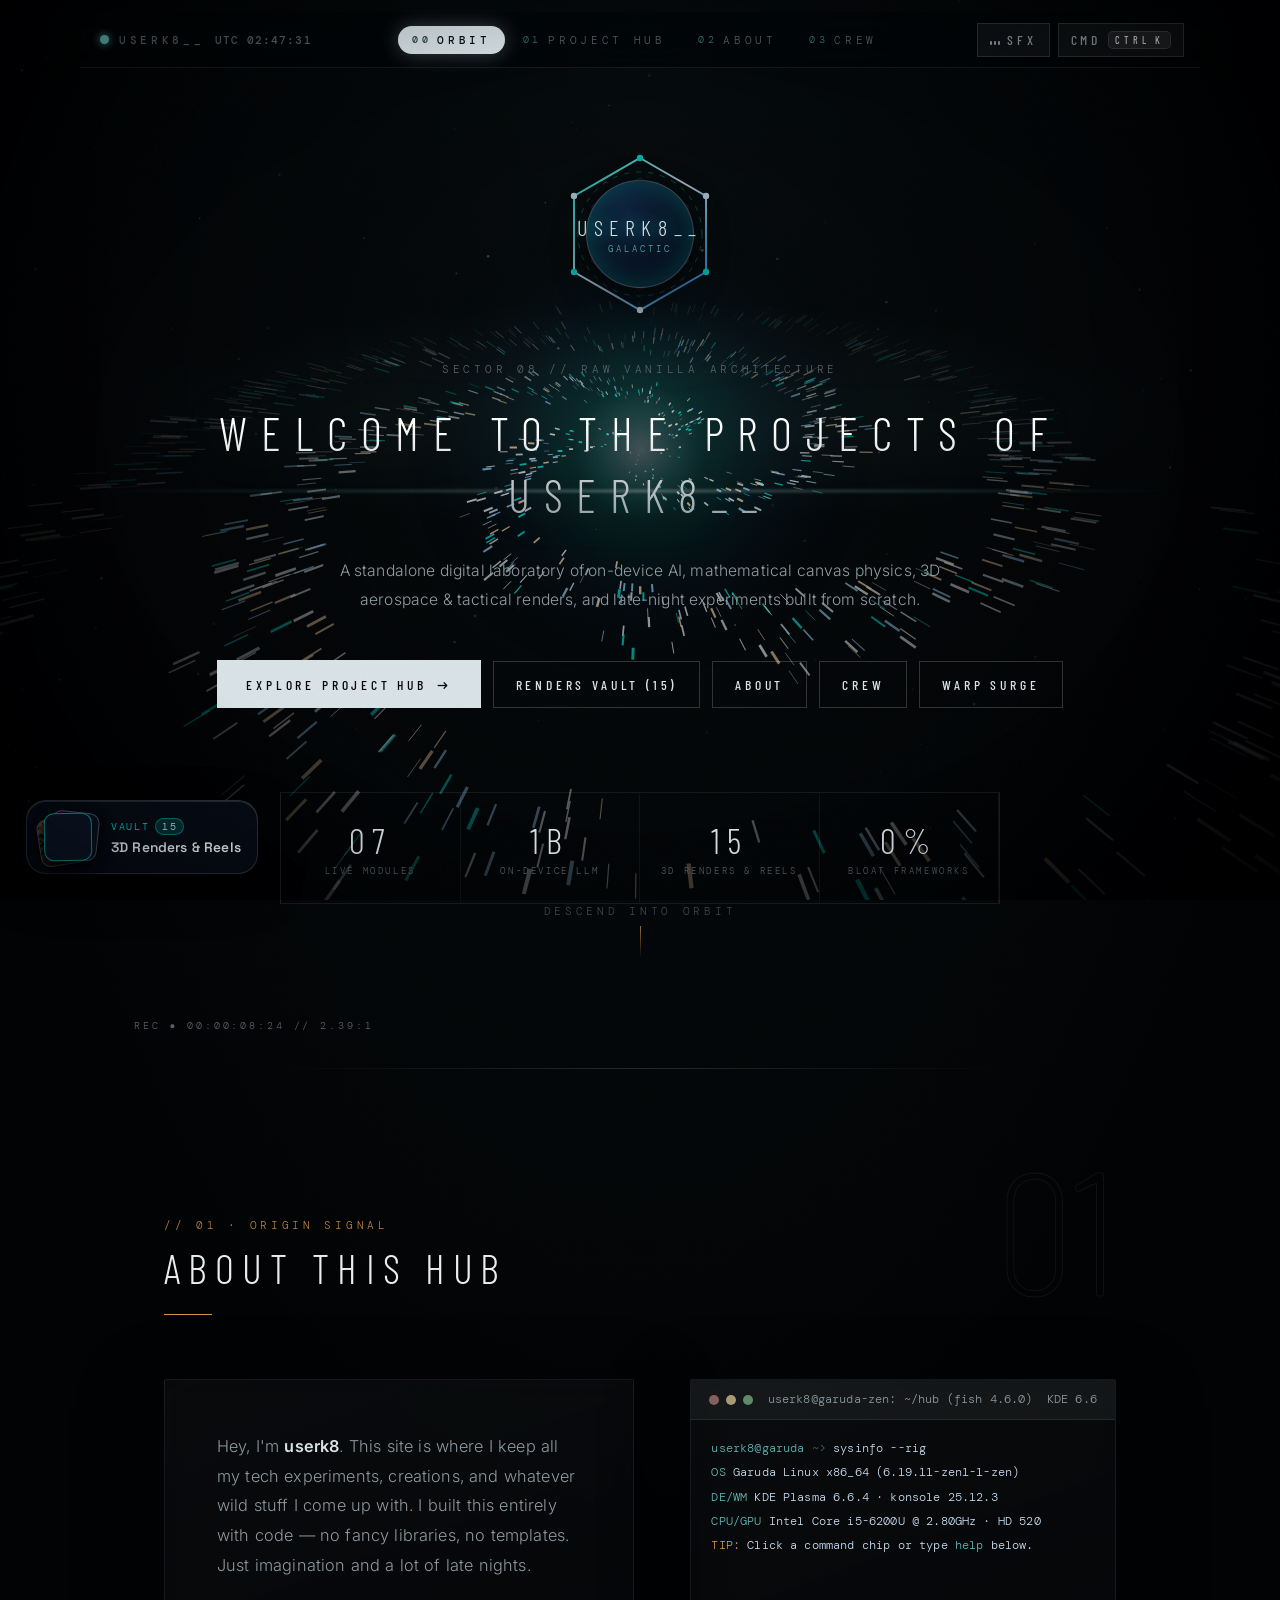
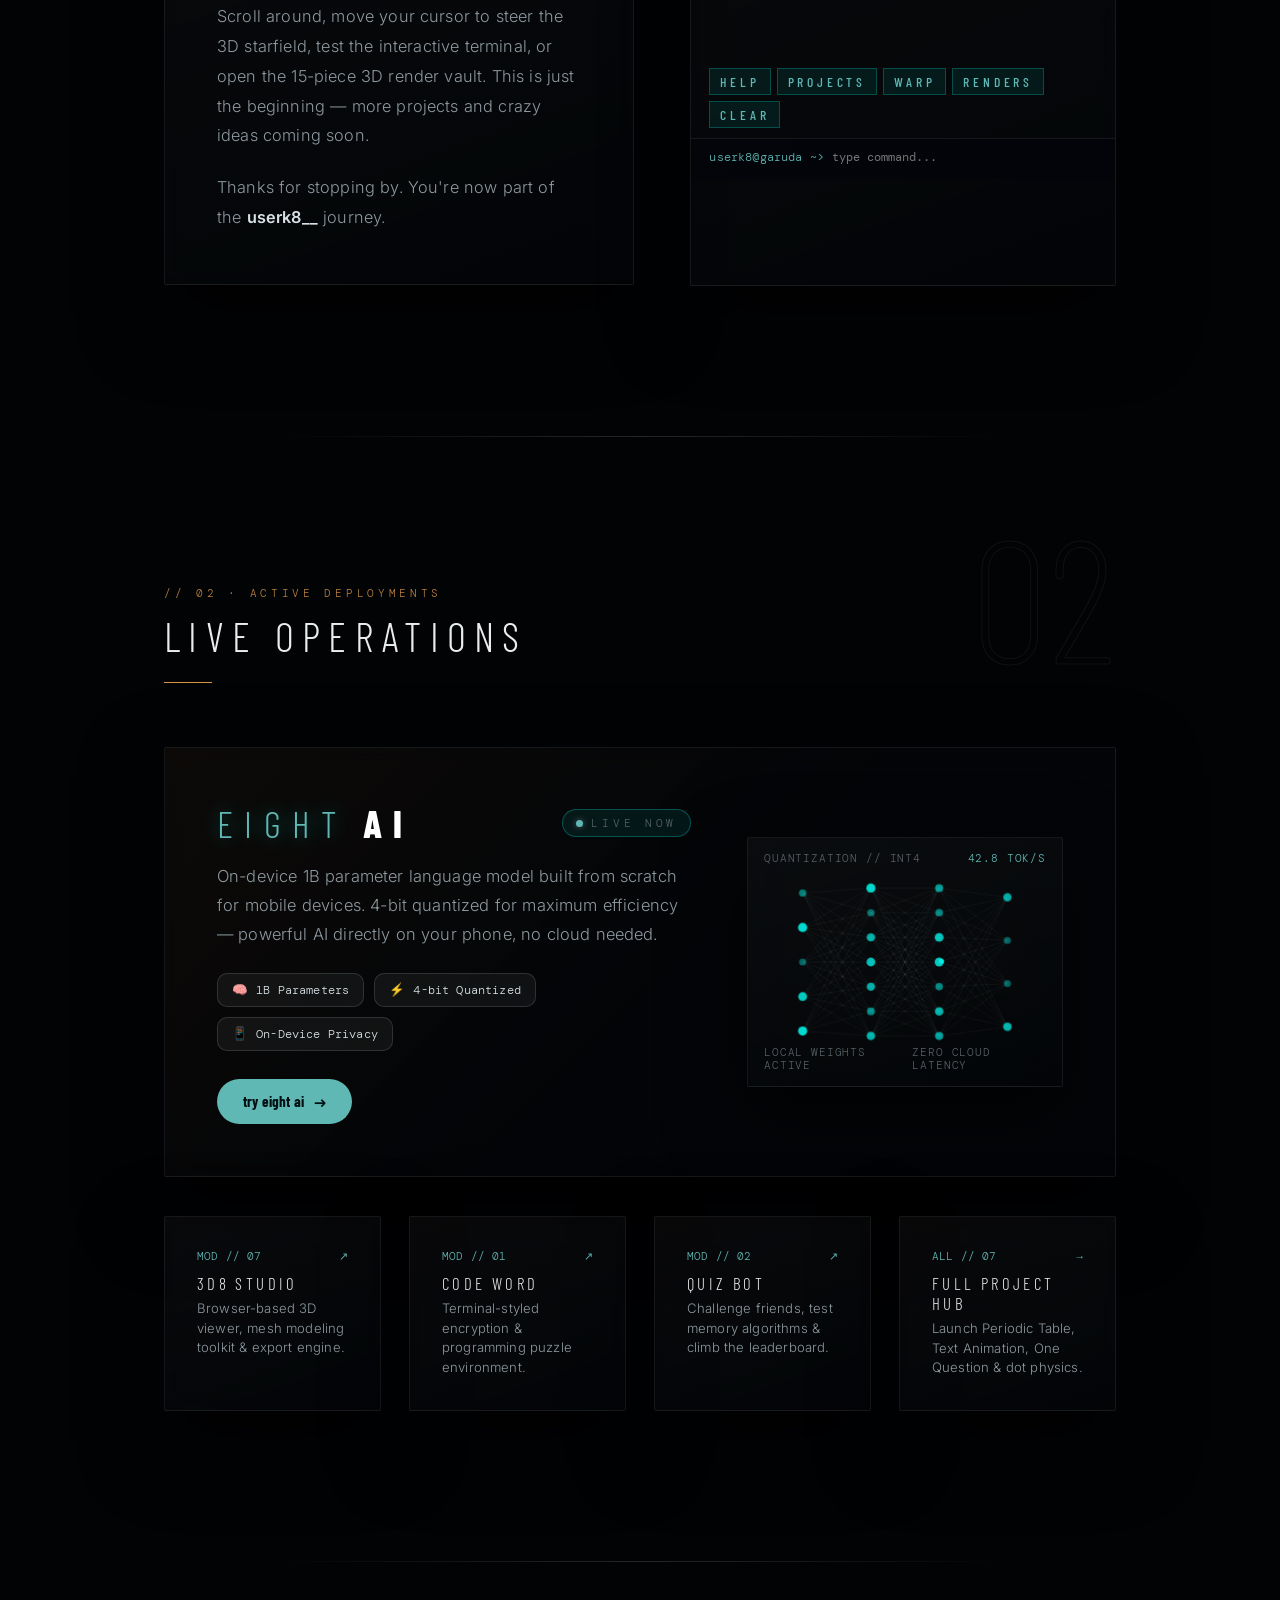
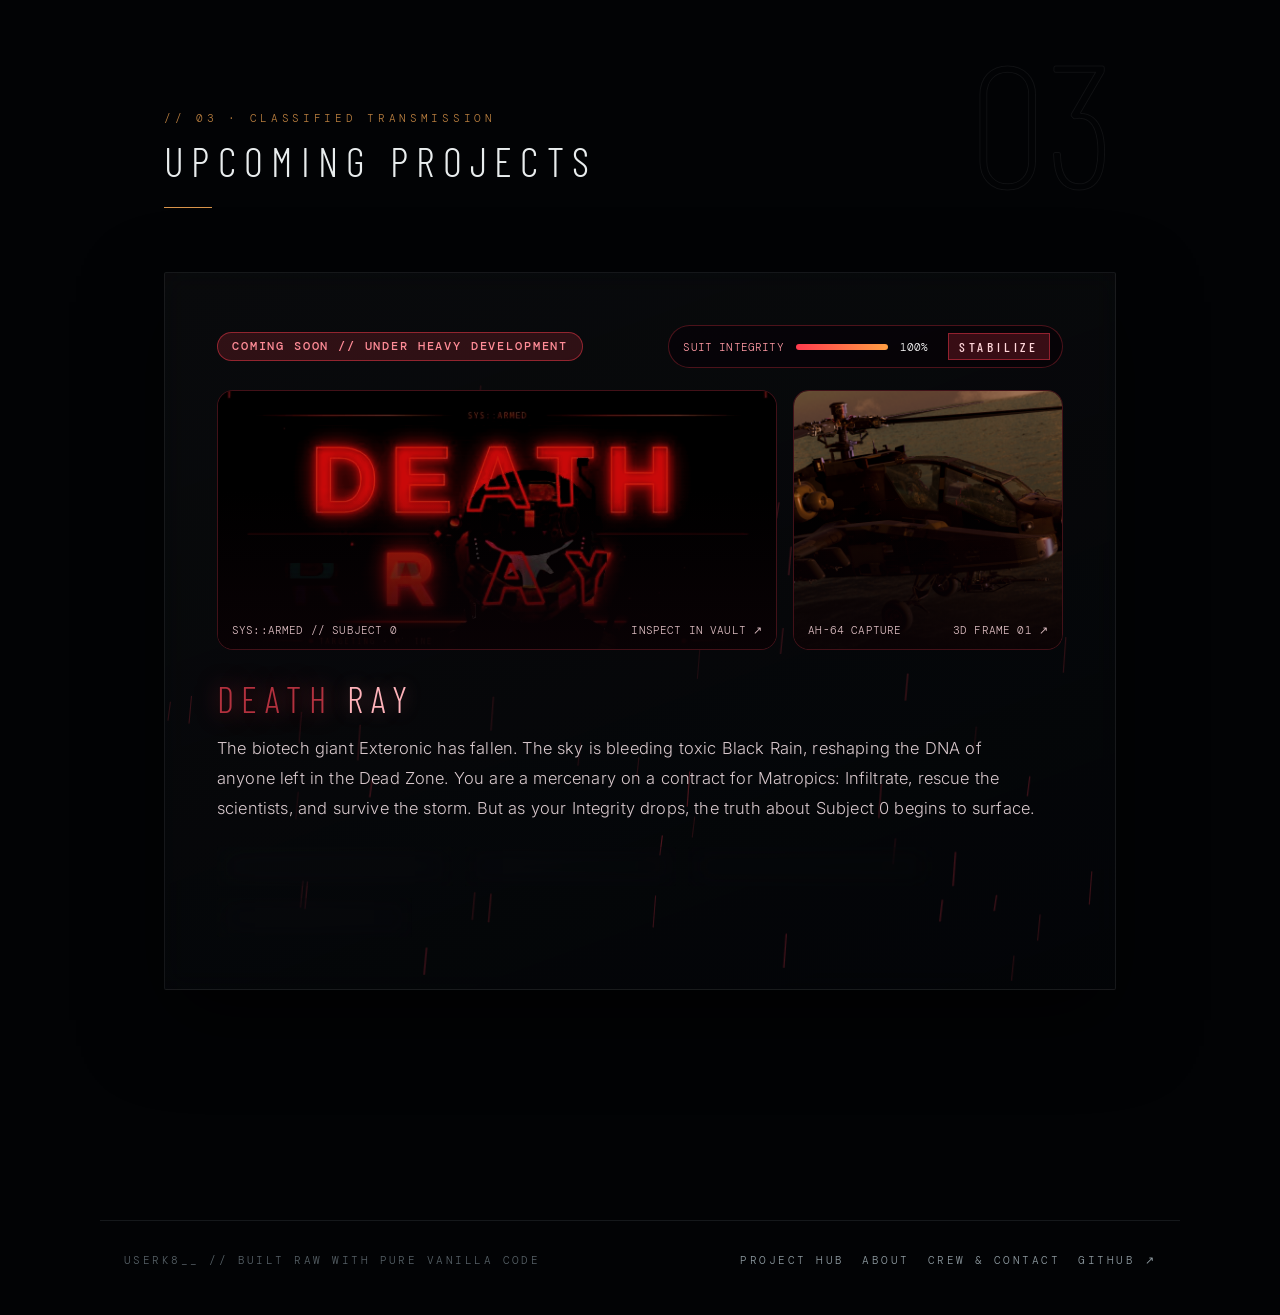
<file: index.html>
<!DOCTYPE html>
<html lang="en">
<head>
  <meta charset="UTF-8" />
  <meta name="viewport" content="width=device-width, initial-scale=1.0" />
  <title>userk8__</title>
  <meta http-equiv="refresh" content="0; url=code/home/index.html" />
  <link rel="canonical" href="code/home/index.html" />
  <link rel="icon" type="image/png" href="assets/logo.png" />
  <style>
    html, body { margin: 0; height: 100%; background: #03060c; color: #9cb2cc; font-family: system-ui, sans-serif; }
    body { display: flex; align-items: center; justify-content: center; }
    a { color: #00f0e6; }
  </style>
</head>
<body>
  <p>Redirecting to <a href="code/home/index.html">userk8__</a></p>
  <script>location.replace('code/home/index.html');</script>
</body>
</html>
</file>
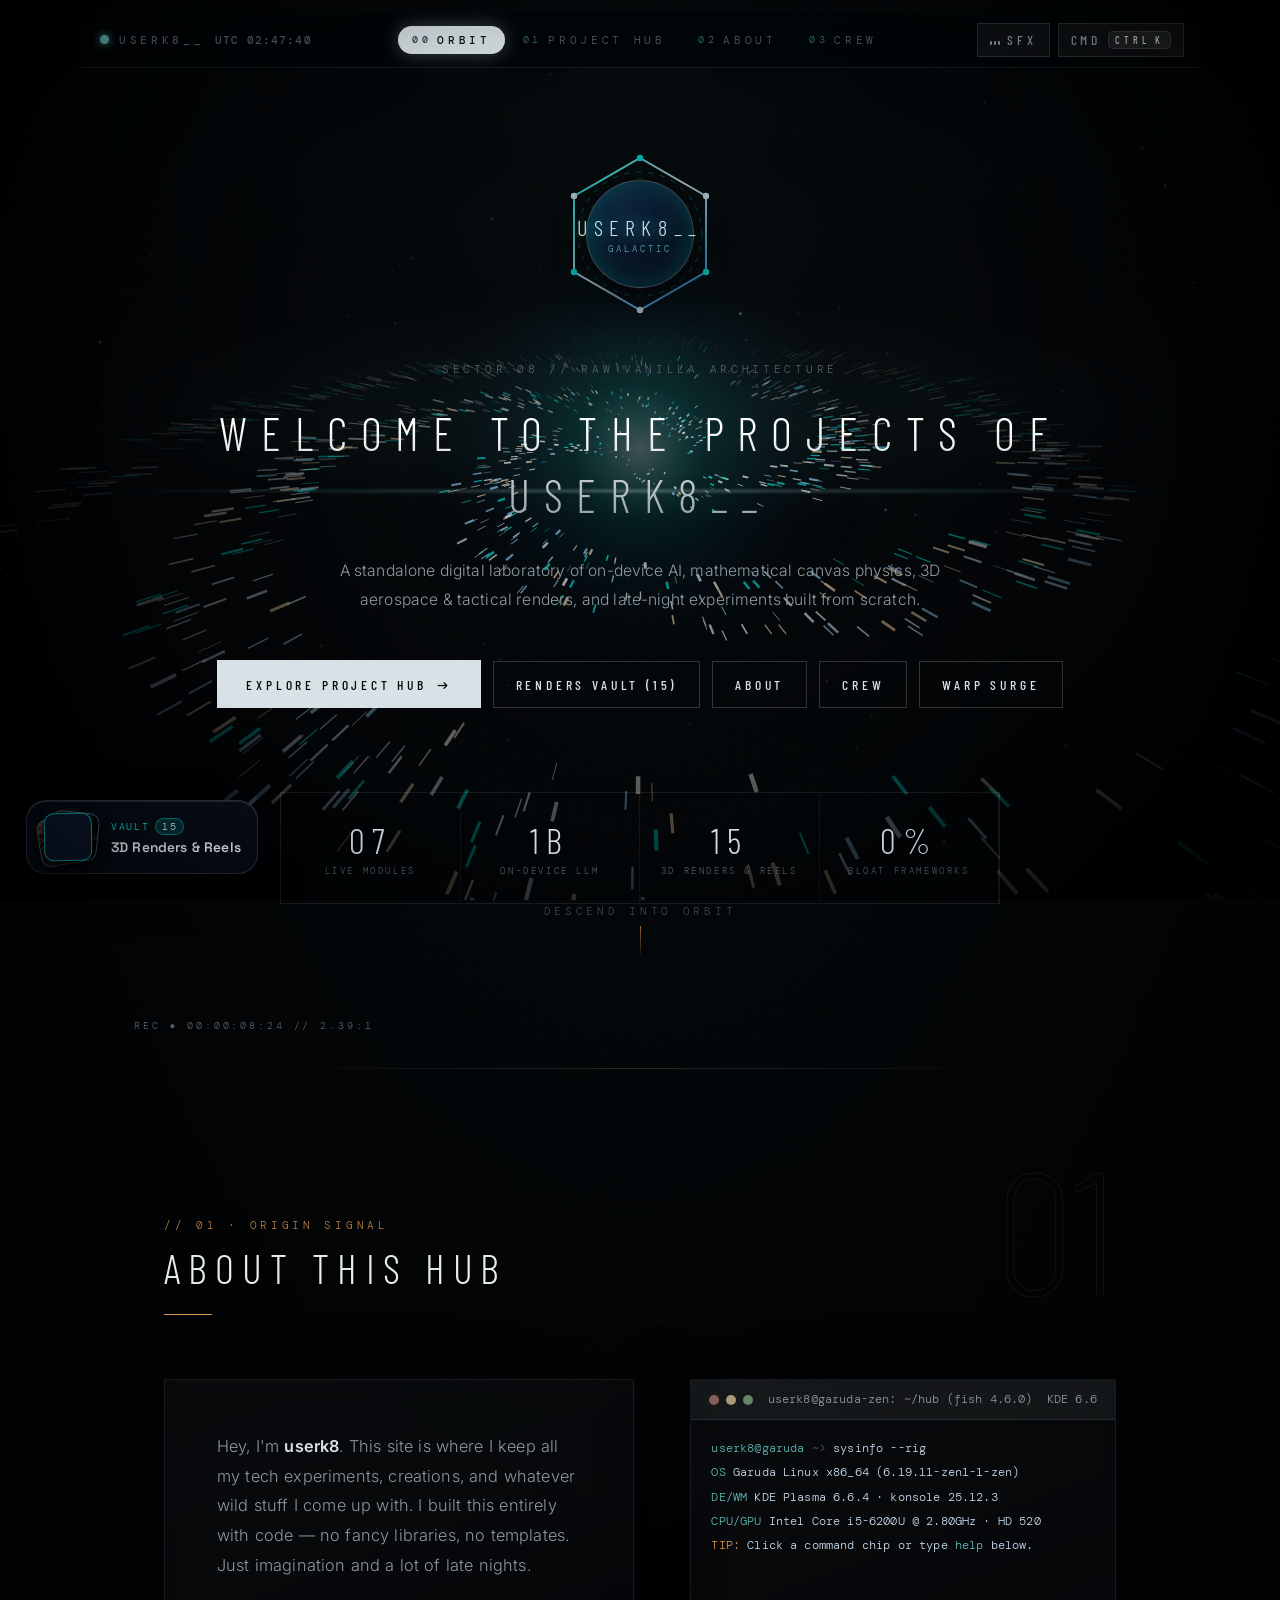
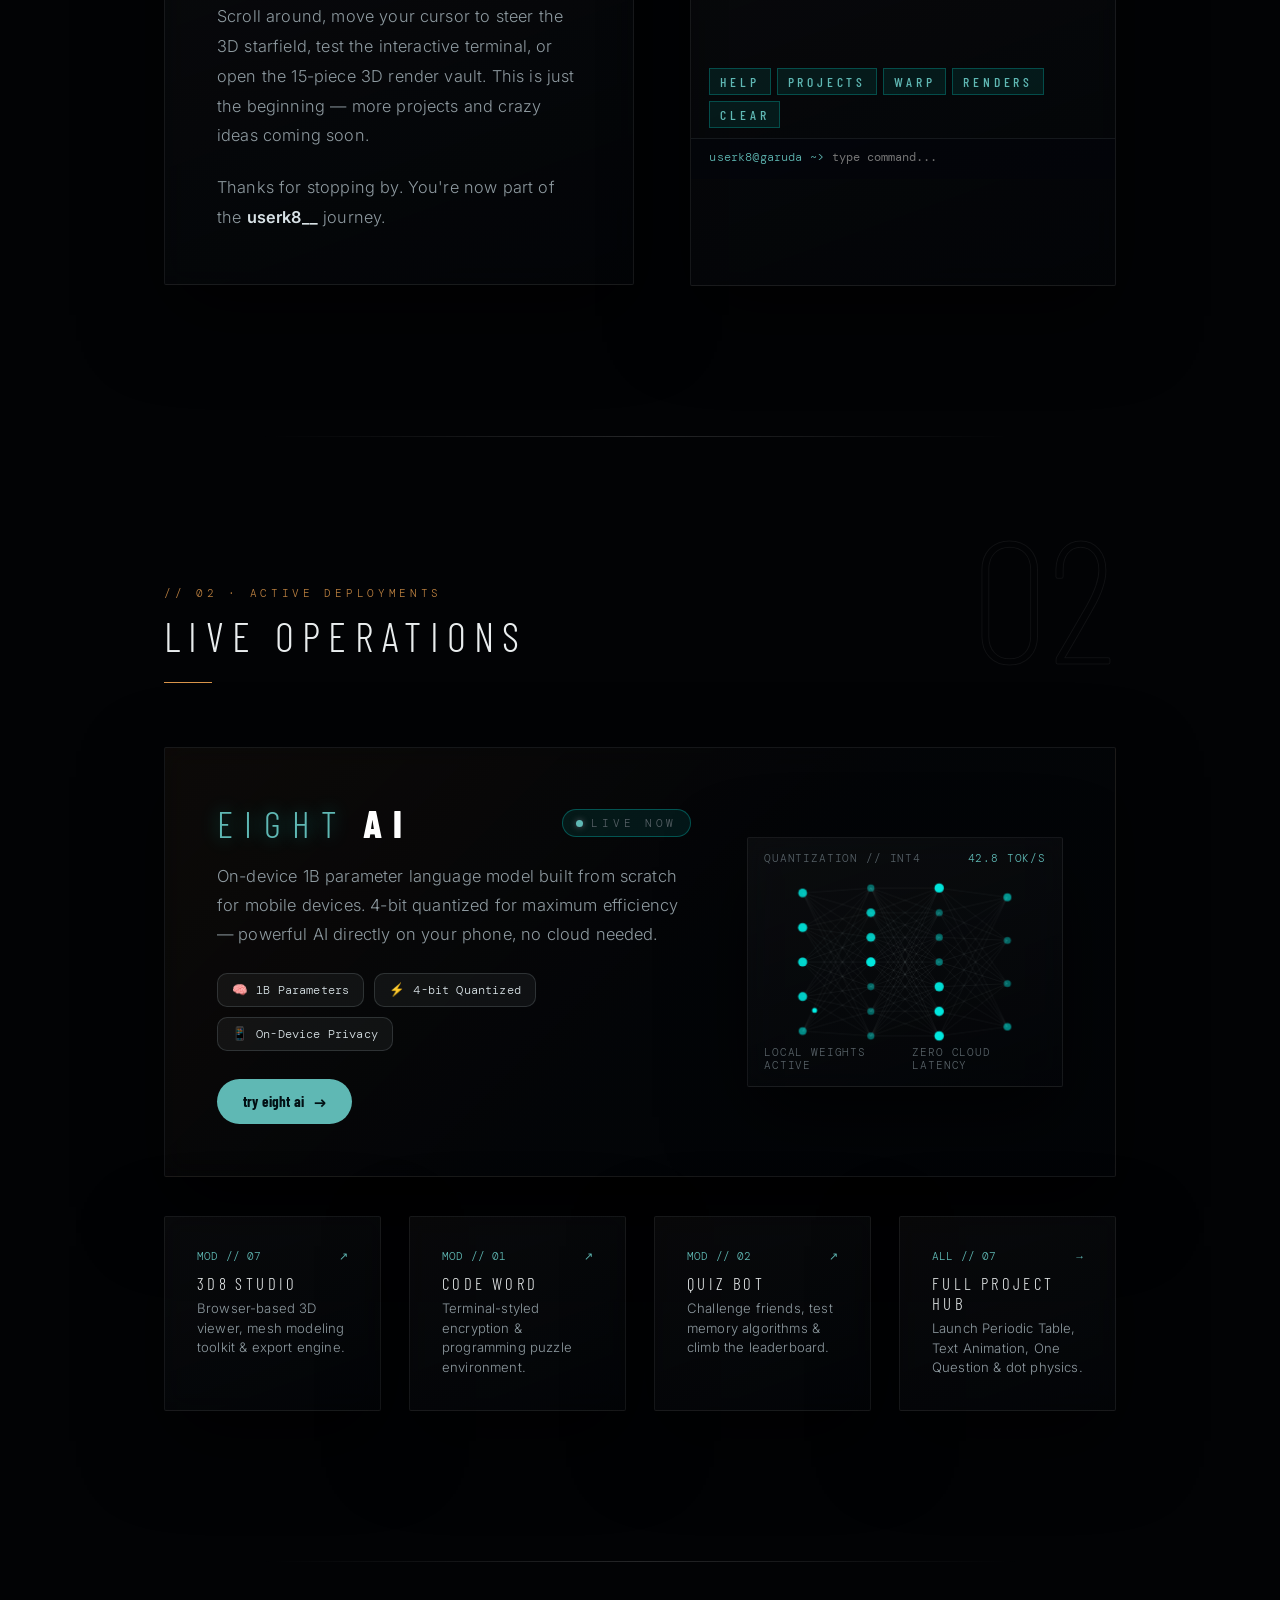
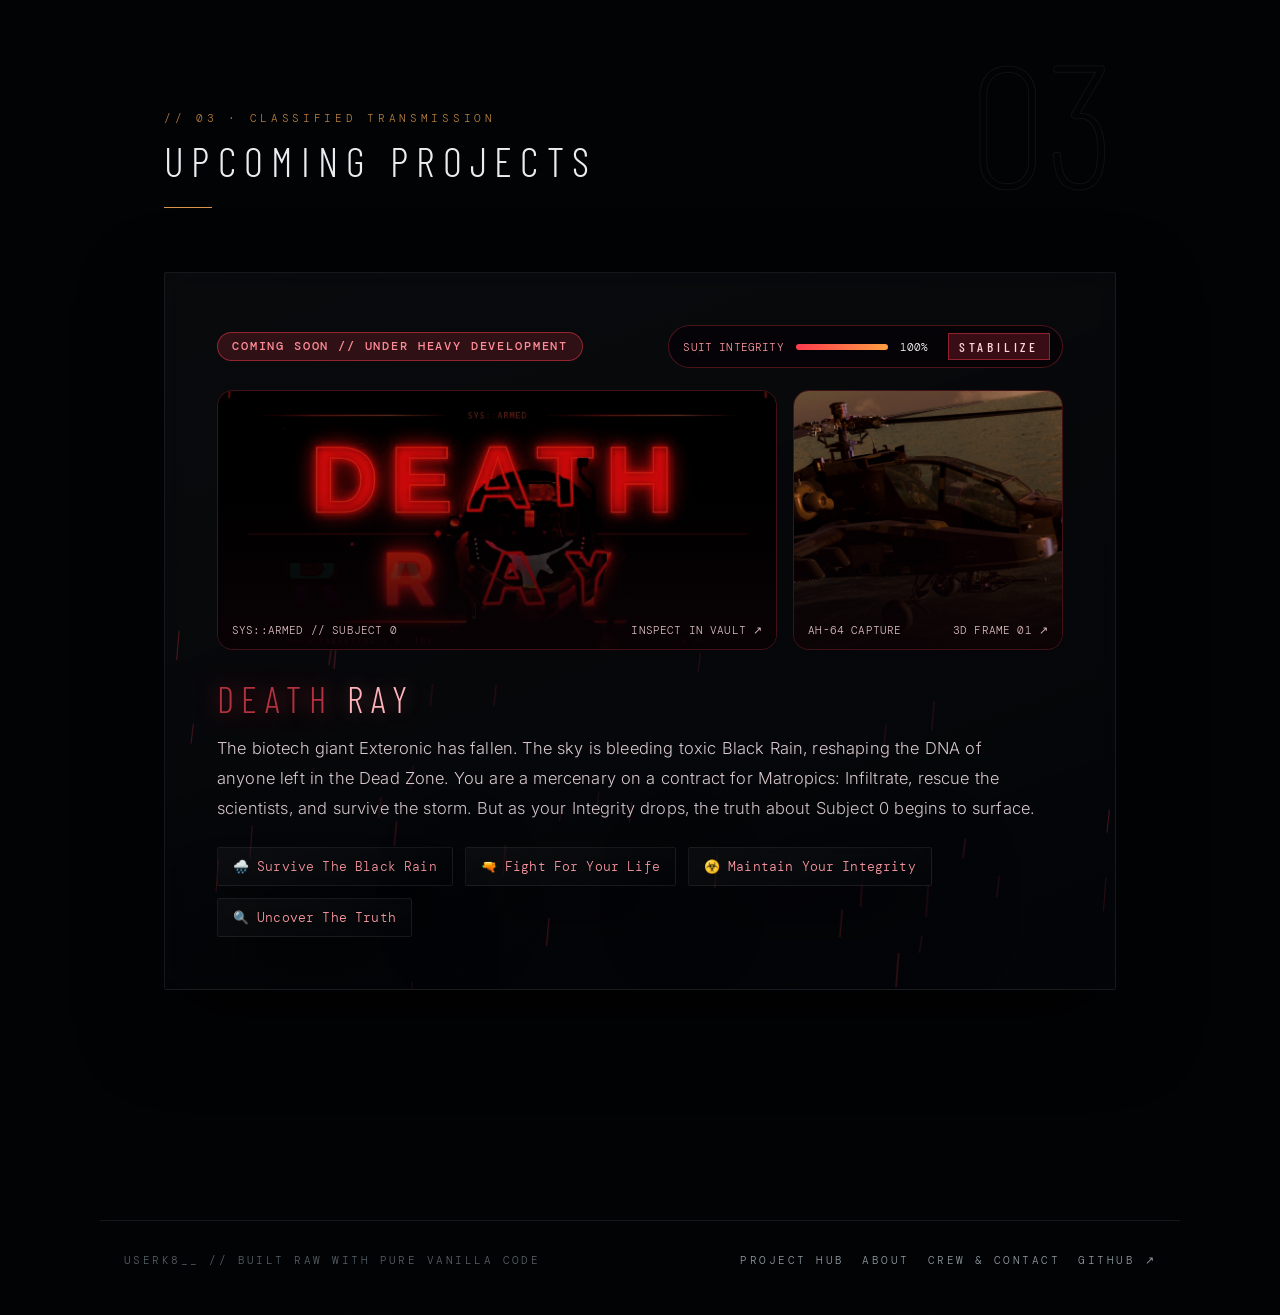
<file: code/home/index.html>
<!DOCTYPE html>
<html lang="en">
<head>
  <meta charset="UTF-8" />
  <meta name="viewport" content="width=device-width, initial-scale=1.0" />
  <title>userk8__ — Galactic Engineering &amp; Creative Hub</title>
  <meta name="description" content="The central orbital command of userk8__: custom 3D mathematical canvas engines, on-device 1B language models (eight AI), 3D renders, and interactive web experiments." />
  <link rel="icon" type="image/png" href="../../assets/logo.png" />
  <link rel="apple-touch-icon" href="../../assets/logo.png" />
  <link rel="preconnect" href="https://fonts.googleapis.com" />
  <link rel="preconnect" href="https://fonts.gstatic.com" crossorigin />
  <link href="https://fonts.googleapis.com/css2?family=DM+Mono:wght@400;500&family=Sora:wght@400;500;600;700;800&family=Space+Grotesk:wght@500;600;700&display=swap" rel="stylesheet" />
  <link rel="stylesheet" href="../shared/core.css" />
  <style>
    #galaxy {
      position: fixed;
      inset: 0;
      width: 100%;
      height: 100%;
      z-index: 0;
      pointer-events: none;
    }

    .vignette-layer {
      position: fixed;
      inset: 0;
      z-index: 0;
      pointer-events: none;
      background:
        radial-gradient(circle at 50% 42%, transparent 0%, rgba(3, 6, 12, 0.42) 68%, rgba(2, 4, 9, 0.88) 100%);
    }

    header.hero-stage {
      position: relative;
      z-index: 2;
      min-height: min(94vh, 900px);
      display: flex;
      flex-direction: column;
      align-items: center;
      justify-content: center;
      text-align: center;
      padding: 126px 20px 64px;
      max-width: 1060px;
      margin: 0 auto;
      animation: heroReveal 1.1s var(--ease-out-expo) both;
    }

    @keyframes heroReveal {
      from { opacity: 0; transform: translateY(28px); }
      to   { opacity: 1; transform: translateY(0); }
    }

    .logo {
      width: 168px;
      height: 168px;
      display: flex;
      align-items: center;
      justify-content: center;
      margin: 0 auto 28px;
      position: relative;
      cursor: pointer;
    }

    .logo-hex-ring {
      position: absolute;
      inset: 0;
      width: 100%;
      height: 100%;
      animation: spinHex 18s linear infinite;
      transition: filter 0.35s ease;
    }

    .logo-counter-ring {
      position: absolute;
      width: 136px;
      height: 136px;
      animation: spinHexReverse 12s linear infinite;
      opacity: 0.75;
    }

    .logo:hover .logo-hex-ring {
      animation-duration: 5s;
      filter: drop-shadow(0 0 14px rgba(0, 240, 230, 0.65));
    }

    @keyframes spinHex {
      from { transform: rotate(0deg); }
      to   { transform: rotate(360deg); }
    }
    @keyframes spinHexReverse {
      from { transform: rotate(360deg); }
      to   { transform: rotate(0deg); }
    }

    .logo-inner-circle {
      width: 108px;
      height: 108px;
      background: radial-gradient(circle at 38% 30%, #0e223d 0%, #040914 78%);
      border: 1px solid rgba(223, 244, 255, 0.22);
      border-radius: 50%;
      display: flex;
      flex-direction: column;
      align-items: center;
      justify-content: center;
      position: relative;
      z-index: 2;
      box-shadow:
        0 0 28px rgba(0, 240, 230, 0.22) inset,
        0 12px 32px rgba(0, 0, 0, 0.7);
      transition: transform 0.35s var(--ease-spring), border-color 0.3s ease;
    }

    .logo:hover .logo-inner-circle {
      transform: scale(1.06);
      border-color: rgba(0, 240, 230, 0.65);
    }

    .logo-text {
      font-family: var(--font-display);
      font-size: 1.38rem;
      font-weight: 700;
      color: var(--ice);
      letter-spacing: 0.06em;
      text-shadow: 0 0 14px rgba(0, 240, 230, 0.55);
    }

    .logo-subtext {
      font-family: var(--font-mono);
      font-size: 0.54rem;
      letter-spacing: 0.34em;
      color: var(--cyan);
      margin-top: 3px;
      opacity: 0.85;
    }

    .hero-coords {
      font-family: var(--font-mono);
      font-size: 0.72rem;
      letter-spacing: 0.22em;
      text-transform: uppercase;
      color: var(--text-secondary);
      margin-bottom: 14px;
    }

    header.hero-stage h1 {
      font-family: var(--font-display);
      font-size: clamp(2.35rem, 6.2vw, 4.55rem);
      font-weight: 700;
      line-height: 1.06;
      letter-spacing: -0.03em;
      color: var(--text-primary);
      max-width: 860px;
      margin-bottom: 18px;
    }

    .hero-lead {
      max-width: 610px;
      font-size: clamp(0.98rem, 1.8vw, 1.12rem);
      line-height: 1.7;
      color: var(--text-secondary);
      margin-bottom: 36px;
    }

    .btn-container {
      display: flex;
      justify-content: center;
      align-items: center;
      gap: 14px;
      flex-wrap: wrap;
      margin-bottom: 48px;
    }

    .btn-primary {
      display: inline-flex;
      align-items: center;
      justify-content: center;
      gap: 10px;
      padding: 14px 28px;
      border-radius: 999px;
      background: var(--ice);
      color: #030a14;
      font-family: var(--font-display);
      font-size: 0.96rem;
      font-weight: 700;
      letter-spacing: 0.01em;
      text-decoration: none;
      border: 1px solid #ffffff;
      cursor: pointer;
      box-shadow: 0 10px 30px rgba(223, 244, 255, 0.22);
      transition: transform 0.25s var(--ease-spring), box-shadow 0.25s ease, background 0.25s ease;
    }

    .btn-primary:hover {
      background: var(--cyan);
      border-color: var(--cyan);
      box-shadow: 0 12px 36px rgba(0, 240, 230, 0.42);
    }

    .btn-glass {
      display: inline-flex;
      align-items: center;
      justify-content: center;
      gap: 9px;
      padding: 14px 24px;
      border-radius: 999px;
      background: rgba(12, 22, 40, 0.65);
      -webkit-backdrop-filter: blur(16px);
      backdrop-filter: blur(16px);
      border: 1px solid rgba(223, 244, 255, 0.18);
      color: var(--text-primary);
      font-family: var(--font-display);
      font-size: 0.94rem;
      font-weight: 600;
      text-decoration: none;
      cursor: pointer;
      transition: border-color 0.25s ease, background 0.25s ease, color 0.25s ease;
    }

    .btn-glass:hover {
      border-color: rgba(0, 240, 230, 0.55);
      background: rgba(0, 240, 230, 0.1);
      color: #ffffff;
    }

    .btn-warp {
      border-color: rgba(255, 159, 67, 0.35);
      color: #ffd7ae;
    }
    .btn-warp:hover {
      border-color: var(--amber);
      background: rgba(255, 159, 67, 0.14);
      color: #fff;
    }

    .telemetry-strip {
      display: grid;
      grid-template-columns: repeat(4, minmax(120px, 1fr));
      gap: 1px;
      width: min(780px, 100%);
      background: rgba(223, 244, 255, 0.1);
      border: 1px solid rgba(223, 244, 255, 0.12);
      border-radius: 18px;
      overflow: hidden;
      -webkit-backdrop-filter: blur(18px);
      backdrop-filter: blur(18px);
    }

    .telemetry-cell {
      background: rgba(6, 12, 24, 0.78);
      padding: 15px 14px;
      display: flex;
      flex-direction: column;
      align-items: center;
      gap: 4px;
    }

    .telemetry-val {
      font-family: var(--font-display);
      font-size: 1.25rem;
      font-weight: 700;
      color: var(--ice);
    }

    .telemetry-lbl {
      font-family: var(--font-mono);
      font-size: 0.64rem;
      letter-spacing: 0.12em;
      color: var(--text-muted);
      text-transform: uppercase;
    }

    .scroll-cue {
      margin-top: 34px;
      display: inline-flex;
      flex-direction: column;
      align-items: center;
      gap: 8px;
      font-family: var(--font-mono);
      font-size: 0.66rem;
      letter-spacing: 0.2em;
      color: var(--text-muted);
      text-decoration: none;
      transition: color 0.2s ease;
    }
    .scroll-cue:hover { color: var(--cyan); }
    .scroll-cue-line {
      width: 1px;
      height: 32px;
      background: linear-gradient(to bottom, var(--cyan), transparent);
      animation: cuePulse 2s ease-in-out infinite;
    }
    @keyframes cuePulse {
      0%, 100% { transform: scaleY(1); opacity: 0.85; }
      50% { transform: scaleY(0.55); opacity: 0.35; }
    }

    .orbital-section {
      position: relative;
      z-index: 2;
      max-width: 1060px;
      margin: 0 auto;
      padding: 72px 20px;
      opacity: 0;
      transform: translateY(44px);
      transition: opacity 0.85s var(--ease-out-expo), transform 0.85s var(--ease-out-expo);
    }

    .orbital-section.visible {
      opacity: 1;
      transform: translateY(0);
    }

    .section-eyebrow {
      font-family: var(--font-mono);
      font-size: 0.72rem;
      letter-spacing: 0.2em;
      text-transform: uppercase;
      color: var(--cyan);
      margin-bottom: 10px;
    }

    .section-heading {
      font-family: var(--font-display);
      font-size: clamp(1.85rem, 4vw, 2.75rem);
      font-weight: 700;
      letter-spacing: -0.02em;
      color: var(--text-primary);
      margin-bottom: 28px;
    }

    .origin-grid {
      display: grid;
      grid-template-columns: 1.05fr 0.95fr;
      gap: 24px;
      align-items: stretch;
    }

    .spatial-panel {
      background: var(--surface-card);
      -webkit-backdrop-filter: blur(24px) saturate(150%);
      backdrop-filter: blur(24px) saturate(150%);
      border: 1px solid var(--border-subtle);
      border-radius: var(--radius-xl);
      padding: 36px;
      box-shadow:
        0 24px 60px rgba(0, 0, 0, 0.55),
        inset 0 1px 0 rgba(255, 255, 255, 0.12);
      transition: border-color 0.3s ease, transform 0.25s ease;
    }

    .spatial-panel:hover {
      border-color: rgba(223, 244, 255, 0.24);
    }

    .origin-copy p {
      font-size: 1.02rem;
      line-height: 1.82;
      color: var(--text-secondary);
      margin-bottom: 16px;
    }
    .origin-copy p:last-child { margin-bottom: 0; }
    .origin-copy strong { color: var(--ice); font-weight: 600; }

    .terminal-panel {
      background: rgba(5, 10, 20, 0.88);
      border: 1px solid rgba(223, 244, 255, 0.15);
      border-radius: var(--radius-xl);
      overflow: hidden;
      display: flex;
      flex-direction: column;
      box-shadow: 0 24px 60px rgba(0, 0, 0, 0.65);
    }

    .term-titlebar {
      display: flex;
      align-items: center;
      justify-content: space-between;
      padding: 12px 18px;
      background: rgba(223, 244, 255, 0.05);
      border-bottom: 1px solid rgba(223, 244, 255, 0.09);
      font-family: var(--font-mono);
      font-size: 0.72rem;
      color: var(--text-secondary);
    }

    .term-dots {
      display: flex;
      gap: 7px;
    }
    .term-dots span {
      width: 10px;
      height: 10px;
      border-radius: 50%;
      background: rgba(223, 244, 255, 0.2);
    }
    .term-dots span:nth-child(1) { background: #ff5f56; }
    .term-dots span:nth-child(2) { background: #ffbd2e; }
    .term-dots span:nth-child(3) { background: #27c93f; }

    .term-body {
      padding: 18px 20px 14px;
      font-family: var(--font-mono);
      font-size: 0.76rem;
      line-height: 1.65;
      color: #c8dcf0;
      height: 248px;
      overflow-y: auto;
    }

    .term-line { margin-bottom: 4px; word-break: break-word; }
    .term-key { color: var(--cyan); }
    .term-muted { color: var(--text-muted); }
    .term-amber { color: var(--amber); }

    .term-chips {
      display: flex;
      flex-wrap: wrap;
      gap: 6px;
      padding: 0 18px 10px;
    }
    .term-chip {
      font-family: var(--font-mono);
      font-size: 0.68rem;
      padding: 4px 10px;
      border-radius: 999px;
      background: rgba(0, 240, 230, 0.08);
      border: 1px solid rgba(0, 240, 230, 0.24);
      color: var(--cyan);
      cursor: pointer;
      transition: all 0.2s ease;
    }
    .term-chip:hover {
      background: rgba(0, 240, 230, 0.18);
      color: #fff;
    }

    .term-input-row {
      display: flex;
      align-items: center;
      gap: 8px;
      padding: 10px 18px 14px;
      border-top: 1px solid rgba(223, 244, 255, 0.08);
      background: rgba(2, 5, 11, 0.55);
      font-family: var(--font-mono);
      font-size: 0.78rem;
    }
    .term-prompt { color: var(--cyan); white-space: nowrap; }
    .term-input {
      flex: 1;
      background: transparent;
      border: none;
      outline: none;
      color: #ffffff;
      font-family: var(--font-mono);
      font-size: 0.78rem;
    }

    .live-showcase {
      display: grid;
      grid-template-columns: 1.2fr 0.8fr;
      gap: 26px;
      align-items: center;
      background: linear-gradient(145deg, rgba(0, 240, 230, 0.07) 0%, rgba(9, 18, 34, 0.82) 55%, rgba(5, 10, 20, 0.92) 100%);
      border: 1px solid rgba(0, 240, 230, 0.26);
      border-radius: var(--radius-xl);
      padding: 38px;
      box-shadow: 0 28px 70px rgba(0, 0, 0, 0.6);
      position: relative;
      overflow: hidden;
    }

    .live-card-header {
      display: flex;
      align-items: center;
      justify-content: space-between;
      flex-wrap: wrap;
      gap: 12px;
      margin-bottom: 16px;
    }

    .live-card-title {
      font-family: var(--font-display);
      font-size: 2.35rem;
      font-weight: 700;
      display: flex;
      align-items: baseline;
    }

    .lc-eight {
      color: var(--cyan);
      text-shadow: 0 0 18px rgba(0, 240, 230, 0.45);
    }

    .lc-ai {
      color: #ffffff;
      font-weight: 800;
    }

    .status-tag {
      display: inline-flex;
      align-items: center;
      gap: 8px;
      font-family: var(--font-mono);
      font-size: 0.72rem;
      letter-spacing: 0.12em;
      text-transform: uppercase;
      color: var(--cyan);
      padding: 6px 13px;
      border-radius: 999px;
      background: rgba(0, 240, 230, 0.08);
      border: 1px solid rgba(0, 240, 230, 0.28);
    }

    .live-dot {
      width: 7px;
      height: 7px;
      border-radius: 50%;
      background: var(--cyan);
      box-shadow: 0 0 8px var(--cyan);
      animation: beaconPulse 1.6s ease-in-out infinite;
    }

    .live-card-desc {
      color: var(--text-secondary);
      font-size: 1.03rem;
      line-height: 1.75;
      margin-bottom: 24px;
    }

    .live-specs {
      display: flex;
      flex-wrap: wrap;
      gap: 10px;
      margin-bottom: 28px;
    }

    .live-spec {
      background: rgba(223, 244, 255, 0.05);
      border: 1px solid rgba(223, 244, 255, 0.14);
      border-radius: 10px;
      padding: 8px 14px;
      font-family: var(--font-mono);
      font-size: 0.78rem;
      color: var(--ice);
      display: inline-flex;
      align-items: center;
      gap: 8px;
    }

    .try-link {
      display: inline-flex;
      align-items: center;
      gap: 10px;
      text-decoration: none;
      padding: 13px 26px;
      background: var(--cyan);
      color: #021014;
      font-family: var(--font-display);
      font-weight: 700;
      font-size: 0.94rem;
      border-radius: 999px;
      transition: transform 0.22s var(--ease-spring), box-shadow 0.25s ease;
    }

    .try-link:hover {
      transform: translateY(-2px) scale(1.03);
      box-shadow: 0 10px 28px rgba(0, 240, 230, 0.45);
    }

    .neural-viz-box {
      position: relative;
      height: 250px;
      border-radius: 18px;
      background: radial-gradient(circle at 50% 50%, rgba(0, 240, 230, 0.09), rgba(3, 8, 18, 0.92));
      border: 1px solid rgba(223, 244, 255, 0.12);
      overflow: hidden;
      display: flex;
      flex-direction: column;
      justify-content: space-between;
      padding: 14px 16px;
    }

    #neuralCanvas {
      position: absolute;
      inset: 0;
      width: 100%;
      height: 100%;
    }

    .neural-hud-top,
    .neural-hud-bottom {
      position: relative;
      z-index: 2;
      display: flex;
      justify-content: space-between;
      font-family: var(--font-mono);
      font-size: 0.66rem;
      letter-spacing: 0.08em;
      color: var(--text-muted);
      pointer-events: none;
    }
    .neural-hud-top span:last-child { color: var(--cyan); }

    .ecosystem-strip {
      display: grid;
      grid-template-columns: repeat(4, 1fr);
      gap: 14px;
      margin-top: 18px;
    }

    .mini-mod-card {
      display: flex;
      flex-direction: column;
      justify-content: space-between;
      padding: 20px;
      border-radius: 18px;
      background: rgba(9, 17, 32, 0.68);
      border: 1px solid rgba(223, 244, 255, 0.11);
      text-decoration: none;
      color: var(--text-primary);
      transition: border-color 0.25s ease, transform 0.25s var(--ease-out-expo), background 0.25s ease;
    }

    .mini-mod-card:hover {
      border-color: rgba(0, 240, 230, 0.48);
      background: rgba(13, 25, 46, 0.85);
      transform: translateY(-4px);
    }

    .mini-mod-top {
      display: flex;
      justify-content: space-between;
      align-items: center;
      font-family: var(--font-mono);
      font-size: 0.68rem;
      color: var(--cyan);
      margin-bottom: 10px;
    }

    .mini-mod-name {
      font-family: var(--font-display);
      font-size: 1.05rem;
      font-weight: 700;
      margin-bottom: 6px;
    }

    .mini-mod-desc {
      font-size: 0.82rem;
      line-height: 1.5;
      color: var(--text-secondary);
    }

    .float-e  { animation: fl 2.8s ease-in-out infinite;       display: inline-block; position: relative; }
    .float-i  { animation: fl 3.2s ease-in-out infinite 0.3s;  display: inline-block; position: relative; }
    .float-g  { animation: fl 2.5s ease-in-out infinite 0.6s;  display: inline-block; position: relative; }
    .float-h  { animation: fl 3.0s ease-in-out infinite 0.1s;  display: inline-block; position: relative; }
    .float-t  { animation: fl 2.7s ease-in-out infinite 0.4s;  display: inline-block; position: relative; }
    .float-A  { animation: fl 3.4s ease-in-out infinite 0.8s;  display: inline-block; position: relative; }
    .float-I  { animation: fl 2.9s ease-in-out infinite 0.2s;  display: inline-block; position: relative; }
    .float-D  { animation: fl 2.6s ease-in-out infinite 0.1s;  display: inline-block; position: relative; }
    .float-E  { animation: fl 3.2s ease-in-out infinite 0.3s;  display: inline-block; position: relative; }
    .float-T  { animation: fl 3.0s ease-in-out infinite 0.1s;  display: inline-block; position: relative; }
    .float-H  { animation: fl 2.7s ease-in-out infinite 0.4s;  display: inline-block; position: relative; }
    .float-R  { animation: fl 3.1s ease-in-out infinite 0.5s;  display: inline-block; position: relative; }
    .float-Y  { animation: fl 2.9s ease-in-out infinite 0.2s;  display: inline-block; position: relative; }
    @keyframes fl {
      0%, 100% { transform: translateY(0); }
      50%      { transform: translateY(-4px); }
    }

    .deathray-card {
      position: relative;
      overflow: hidden;
      border-radius: var(--radius-xl);
      background: linear-gradient(150deg, rgba(46, 7, 14, 0.72) 0%, rgba(14, 6, 12, 0.9) 55%, rgba(6, 6, 12, 0.96) 100%);
      border: 1px solid rgba(255, 59, 78, 0.36);
      padding: 38px;
      box-shadow: 0 30px 80px rgba(0, 0, 0, 0.72);
    }

    #blackRainCanvas {
      position: absolute;
      inset: 0;
      width: 100%;
      height: 100%;
      pointer-events: none;
      z-index: 1;
      opacity: 0.75;
    }

    .dr-content {
      position: relative;
      z-index: 3;
    }

    .dr-top-bar {
      display: flex;
      align-items: center;
      justify-content: space-between;
      flex-wrap: wrap;
      gap: 14px;
      margin-bottom: 22px;
    }

    .dr-classified-tag {
      font-family: var(--font-mono);
      font-size: 0.72rem;
      letter-spacing: 0.16em;
      padding: 6px 14px;
      border-radius: 999px;
      background: rgba(255, 59, 78, 0.16);
      border: 1px solid rgba(255, 59, 78, 0.48);
      color: #ff8c97;
      font-weight: 500;
    }

    .integrity-hud {
      display: flex;
      align-items: center;
      gap: 12px;
      background: rgba(8, 4, 8, 0.72);
      border: 1px solid rgba(255, 59, 78, 0.28);
      padding: 7px 12px 7px 14px;
      border-radius: 999px;
      font-family: var(--font-mono);
      font-size: 0.7rem;
    }

    .integrity-bar-wrap {
      width: 92px;
      height: 6px;
      border-radius: 999px;
      background: rgba(255, 255, 255, 0.12);
      overflow: hidden;
    }

    .integrity-bar-fill {
      height: 100%;
      width: 100%;
      background: linear-gradient(90deg, #ff3b4e, #ff9f43);
      transition: width 0.2s linear;
    }

    .integrity-purge-btn {
      font-family: var(--font-mono);
      font-size: 0.66rem;
      padding: 4px 10px;
      border-radius: 999px;
      background: rgba(255, 59, 78, 0.2);
      border: 1px solid rgba(255, 59, 78, 0.45);
      color: #ffd6da;
      cursor: pointer;
      transition: all 0.2s ease;
    }
    .integrity-purge-btn:hover {
      background: var(--crimson);
      color: #ffffff;
    }

    .dr-media-grid {
      display: grid;
      grid-template-columns: 1.35fr 0.65fr;
      gap: 16px;
      margin-bottom: 26px;
    }

    .dr-render-wrap {
      position: relative;
      border-radius: 16px;
      overflow: hidden;
      height: 260px;
      border: 1px solid rgba(255, 59, 78, 0.24);
      background: #070408;
    }

    .dr-render-img {
      width: 100%;
      height: 100%;
      object-fit: cover;
      object-position: center 38%;
      display: block;
      filter: saturate(1.1) contrast(1.04);
      transition: transform 0.65s var(--ease-out-expo);
    }

    .dr-render-wrap:hover .dr-render-img {
      transform: scale(1.05);
    }

    .dr-render-overlay {
      position: absolute;
      inset: 0;
      background: linear-gradient(to top, rgba(10, 2, 5, 0.88) 0%, transparent 62%);
      pointer-events: none;
    }

    .dr-frame-caption {
      position: absolute;
      bottom: 12px;
      left: 14px;
      right: 14px;
      display: flex;
      justify-content: space-between;
      align-items: center;
      font-family: var(--font-mono);
      font-size: 0.68rem;
      color: rgba(255, 220, 224, 0.85);
      z-index: 2;
    }

    .dr-vault-trigger {
      cursor: pointer;
    }

    .project-title {
      font-family: var(--font-display);
      font-size: 2.3rem;
      font-weight: 800;
      margin-bottom: 14px;
      display: flex;
      align-items: baseline;
      letter-spacing: 0.02em;
    }

    .title-death {
      color: var(--crimson);
      text-shadow: 0 0 22px rgba(255, 59, 78, 0.55);
    }

    .title-ray {
      color: #ffb3ba;
      text-shadow: 0 0 18px rgba(255, 120, 130, 0.4);
    }

    .project-description {
      font-size: 1.03rem;
      line-height: 1.8;
      color: #d8c8cc;
      max-width: 820px;
      margin-bottom: 24px;
    }

    .project-specs {
      display: flex;
      flex-wrap: wrap;
      gap: 12px;
    }

    .spec-item {
      background: rgba(255, 59, 78, 0.08);
      border: 1px solid rgba(255, 59, 78, 0.28);
      border-radius: 10px;
      padding: 10px 15px;
      font-family: var(--font-mono);
      font-size: 0.8rem;
      color: #ff9aa4;
      display: inline-flex;
      align-items: center;
      gap: 8px;
      transition: transform 0.2s ease, background 0.2s ease;
    }

    .spec-item:hover {
      background: rgba(255, 59, 78, 0.16);
      transform: translateY(-2px);
    }

    #scrollBox {
      position: fixed;
      bottom: 26px;
      right: 26px;
      width: 48px;
      height: 48px;
      background: rgba(8, 16, 30, 0.88);
      -webkit-backdrop-filter: blur(16px);
      backdrop-filter: blur(16px);
      border: 1.5px solid rgba(0, 240, 230, 0.55);
      cursor: pointer;
      z-index: 95;
      border-radius: 14px;
      box-shadow: 0 12px 28px rgba(0, 0, 0, 0.65), 0 0 18px rgba(0, 240, 230, 0.22);
      align-items: center;
      justify-content: center;
      opacity: 0;
      transform: scale(0);
      transition: opacity 0.3s ease, transform 0.3s var(--ease-spring), border-color 0.25s ease;
      display: none;
    }

    #scrollBox:hover {
      border-color: var(--cyan);
      box-shadow: 0 14px 32px rgba(0, 0, 0, 0.75), 0 0 24px rgba(0, 240, 230, 0.45);
    }

    #scrollBox.show {
      opacity: 1;
      transform: scale(1);
      display: flex;
    }

    #rocket {
      animation: hoverRocket 1.1s ease-in-out infinite alternate;
      display: block;
    }

    @keyframes hoverRocket {
      0%   { transform: translateY(1px); }
      100% { transform: translateY(-5px); }
    }

    #scrollBox.launching {
      transition: none;
      pointer-events: none;
      border-color: var(--amber);
      box-shadow: 0 0 28px rgba(0, 240, 230, 0.8), 0 0 55px rgba(255, 159, 67, 0.55);
    }
    #scrollBox.launching #rocket { animation: none; }

    .exhaust-particle {
      position: fixed;
      border-radius: 50%;
      pointer-events: none;
      z-index: 94;
      opacity: 0.92;
      transition: transform 0.62s ease-out, opacity 0.62s ease-out;
    }

    @media (max-width: 900px) {
      .origin-grid,
      .live-showcase,
      .dr-media-grid {
        grid-template-columns: 1fr;
      }
      .ecosystem-strip {
        grid-template-columns: repeat(2, 1fr);
      }
    }

    @media (max-width: 600px) {
      header.hero-stage {
        padding: 108px 16px 48px;
      }
      .telemetry-strip {
        grid-template-columns: repeat(2, 1fr);
      }
      .ecosystem-strip {
        grid-template-columns: 1fr;
      }
      .spatial-panel,
      .live-showcase,
      .deathray-card {
        padding: 26px 20px;
      }
      .btn-container {
        width: 100%;
      }
      .btn-primary,
      .btn-glass {
        width: 100%;
      }
      #scrollBox {
        bottom: 18px;
        right: 16px;
        width: 44px;
        height: 44px;
      }
    }
  </style>
  <link rel="stylesheet" href="../shared/cinematic.css" />
</head>
<body>
  <canvas id="galaxy" aria-hidden="true"></canvas>
  <div class="vignette-layer" aria-hidden="true"></div>

  <header class="hero-stage">
    <div class="logo" id="heroAstrolabe" title="Click to trigger Hyperjump Warp">
      <svg class="logo-hex-ring" viewBox="0 0 168 168" xmlns="http://www.w3.org/2000/svg">
        <defs>
          <linearGradient id="hexGrad" x1="0%" y1="0%" x2="100%" y2="100%">
            <stop offset="0%"   stop-color="#00f0e6"/>
            <stop offset="50%"  stop-color="#dff4ff"/>
            <stop offset="100%" stop-color="#0099ff"/>
          </linearGradient>
        </defs>
        <polygon points="84,8 150,46 150,122 84,160 18,122 18,46" stroke="url(#hexGrad)" stroke-width="2" fill="none"/>
        <circle cx="84"  cy="8"   r="3.2" fill="#00f0e6"/>
        <circle cx="150" cy="46"  r="3.2" fill="#dff4ff"/>
        <circle cx="150" cy="122" r="3.2" fill="#00f0e6"/>
        <circle cx="84"  cy="160" r="3.2" fill="#dff4ff"/>
        <circle cx="18"  cy="122" r="3.2" fill="#00f0e6"/>
        <circle cx="18"  cy="46"  r="3.2" fill="#dff4ff"/>
      </svg>
      <svg class="logo-counter-ring" viewBox="0 0 136 136" xmlns="http://www.w3.org/2000/svg">
        <circle cx="68" cy="68" r="62" stroke="#00f0e6" stroke-width="1" stroke-dasharray="5 7" fill="none" opacity="0.55"/>
        <polygon points="68,12 116,40 116,96 68,124 20,96 20,40" stroke="#dff4ff" stroke-width="0.8" fill="none" opacity="0.3"/>
      </svg>
      <div class="logo-inner-circle">
        <div class="logo-text">userk8__</div>
        <div class="logo-subtext">GALACTIC</div>
      </div>
    </div>

    <div class="hero-coords" id="heroScrambleTag">SECTOR 08 // RAW VANILLA ARCHITECTURE</div>
    <h1>Welcome to the Projects of userk8__</h1>
    <p class="hero-lead">
      A standalone digital laboratory of on-device AI, mathematical canvas physics, 3D aerospace &amp; tactical renders, and late-night experiments built from scratch.
    </p>

    <div class="btn-container">
      <a href="../projects/ph.html" class="btn-primary" data-magnetic="0.2" id="ctaProjectHub">
        <span>Explore Project Hub</span>
        <span>→</span>
      </a>
      <button type="button" class="btn-glass" data-magnetic="0.18" id="ctaOpenRenders">
        <span>Renders Vault (15)</span>
      </button>
      <a href="../about/about_us.html" class="btn-glass" data-magnetic="0.18" id="ctaAbout">About</a>
      <a href="../contact/contact.html" class="btn-glass" data-magnetic="0.18" id="ctaContact">Crew</a>
      <button type="button" class="btn-glass btn-warp" data-magnetic="0.2" id="ctaWarpDrive" title="Accelerate 3D Starfield (Shortcut: W)">
        <span>Warp Surge</span>
      </button>
    </div>

    <div class="telemetry-strip" aria-label="Portfolio Telemetry">
      <div class="telemetry-cell">
        <span class="telemetry-val">07</span>
        <span class="telemetry-lbl">Live Modules</span>
      </div>
      <div class="telemetry-cell">
        <span class="telemetry-val">1B</span>
        <span class="telemetry-lbl">On-Device LLM</span>
      </div>
      <div class="telemetry-cell">
        <span class="telemetry-val">15</span>
        <span class="telemetry-lbl">3D Renders &amp; Reels</span>
      </div>
      <div class="telemetry-cell">
        <span class="telemetry-val">0%</span>
        <span class="telemetry-lbl">Bloat Frameworks</span>
      </div>
    </div>

    <a href="#originSection" class="scroll-cue" id="heroScrollCue">
      <span>DESCEND INTO ORBIT</span>
      <span class="scroll-cue-line"></span>
    </a>
  </header>

  <section class="orbital-section about" id="originSection">
    <div class="section-eyebrow">// 01 · ORIGIN SIGNAL</div>
    <h2 class="section-heading">About This Hub</h2>

    <div class="origin-grid">
      <div class="spatial-panel origin-copy" data-tilt data-tilt-max="4">
        <p>
          Hey, I'm <strong>userk8</strong>. This site is where I keep all my tech experiments, creations, and whatever wild stuff I come up with.
          I built this entirely with code — no fancy libraries, no templates. Just imagination and a lot of late nights.
        </p>
        <p>
          Scroll around, move your cursor to steer the 3D starfield, test the interactive terminal, or open the 15-piece 3D render vault. This is just the beginning — more projects and crazy ideas coming soon.
        </p>
        <p>
          Thanks for stopping by. You're now part of the <strong>userk8__</strong> journey.
        </p>
      </div>

      <div class="terminal-panel" id="garudaTerminal">
        <div class="term-titlebar">
          <div class="term-dots"><span></span><span></span><span></span></div>
          <span>userk8@garuda-zen: ~/hub (fish 4.6.0)</span>
          <span>KDE 6.6</span>
        </div>
        <div class="term-body" id="termOutput" aria-live="polite">
          <div class="term-line"><span class="term-key">userk8@garuda</span> <span class="term-muted">~&gt;</span> sysinfo --rig</div>
          <div class="term-line"><span class="term-key">OS</span>       Garuda Linux x86_64 (6.19.11-zen1-1-zen)</div>
          <div class="term-line"><span class="term-key">DE/WM</span>    KDE Plasma 6.6.4 · konsole 25.12.3</div>
          <div class="term-line"><span class="term-key">CPU/GPU</span>  Intel Core i5-6200U @ 2.80GHz · HD 520</div>
          <div class="term-line"><span class="term-amber">TIP:</span> Click a command chip or type <span class="term-key">help</span> below.</div>
        </div>
        <div class="term-chips">
          <button type="button" class="term-chip" data-term-cmd="help">help</button>
          <button type="button" class="term-chip" data-term-cmd="projects">projects</button>
          <button type="button" class="term-chip" data-term-cmd="warp">warp</button>
          <button type="button" class="term-chip" data-term-cmd="renders">renders</button>
          <button type="button" class="term-chip" data-term-cmd="clear">clear</button>
        </div>
        <form class="term-input-row" id="termForm">
          <span class="term-prompt">userk8@garuda ~&gt;</span>
          <input type="text" class="term-input" id="termInput" placeholder="type command..." autocomplete="off" spellcheck="false" aria-label="Interactive terminal input" />
        </form>
      </div>
    </div>
  </section>

  <section class="orbital-section live" id="liveSection">
    <div class="section-eyebrow">// 02 · ACTIVE DEPLOYMENTS</div>
    <h2 class="section-heading">Live Operations</h2>

    <div class="live-showcase" data-tilt data-tilt-max="3.2">
      <div>
        <div class="live-card-header">
          <div class="live-card-title">
            <span class="lc-eight">
              <span class="float-e">e</span><span class="float-i">i</span><span class="float-g">g</span><span class="float-h">h</span><span class="float-t">t</span>
            </span>
            <span>&nbsp;</span>
            <span class="lc-ai">
              <span class="float-A">A</span><span class="float-I">I</span>
            </span>
          </div>
          <div class="status-tag">
            <span class="live-dot"></span>
            <span>live now</span>
          </div>
        </div>

        <p class="live-card-desc">
          On-device 1B parameter language model built from scratch for mobile devices.
          4-bit quantized for maximum efficiency — powerful AI directly on your phone, no cloud needed.
        </p>

        <div class="live-specs">
          <div class="live-spec"><span>🧠</span><span>1B Parameters</span></div>
          <div class="live-spec"><span>⚡</span><span>4-bit Quantized</span></div>
          <div class="live-spec"><span>📱</span><span>On-Device Privacy</span></div>
        </div>

        <a href="https://userk8.github.io/eight-ai/" class="try-link" target="_blank" rel="noopener noreferrer" id="btnLaunchEightAI">
          <span>try eight ai</span>
          <span>→</span>
        </a>
      </div>

      <div class="neural-viz-box" title="Hover to stimulate 4-bit quantized tensor pathways">
        <canvas id="neuralCanvas"></canvas>
        <div class="neural-hud-top">
          <span>QUANTIZATION // INT4</span>
          <span id="neuralThroughput">42.8 TOK/S</span>
        </div>
        <div class="neural-hud-bottom">
          <span>LOCAL WEIGHTS ACTIVE</span>
          <span>ZERO CLOUD LATENCY</span>
        </div>
      </div>
    </div>

    <div class="ecosystem-strip">
      <a href="https://userk8.github.io/3D8/" target="_blank" rel="noopener noreferrer" class="mini-mod-card" data-tilt data-tilt-max="5">
        <div>
          <div class="mini-mod-top"><span>MOD // 07</span><span>↗</span></div>
          <div class="mini-mod-name">3D8 Studio</div>
          <div class="mini-mod-desc">Browser-based 3D viewer, mesh modeling toolkit &amp; export engine.</div>
        </div>
      </a>
      <a href="https://userk8.github.io/CODE-WORD/" target="_blank" rel="noopener noreferrer" class="mini-mod-card" data-tilt data-tilt-max="5">
        <div>
          <div class="mini-mod-top"><span>MOD // 01</span><span>↗</span></div>
          <div class="mini-mod-name">Code Word</div>
          <div class="mini-mod-desc">Terminal-styled encryption &amp; programming puzzle environment.</div>
        </div>
      </a>
      <a href="https://userk8.github.io/QUIZ-BOT/" target="_blank" rel="noopener noreferrer" class="mini-mod-card" data-tilt data-tilt-max="5">
        <div>
          <div class="mini-mod-top"><span>MOD // 02</span><span>↗</span></div>
          <div class="mini-mod-name">Quiz Bot</div>
          <div class="mini-mod-desc">Challenge friends, test memory algorithms &amp; climb the leaderboard.</div>
        </div>
      </a>
      <a href="../projects/ph.html" class="mini-mod-card" data-tilt data-tilt-max="5">
        <div>
          <div class="mini-mod-top"><span>ALL // 07</span><span>→</span></div>
          <div class="mini-mod-name">Full Project Hub</div>
          <div class="mini-mod-desc">Launch Periodic Table, Text Animation, One Question &amp; dot physics.</div>
        </div>
      </a>
    </div>
  </section>

  <section class="orbital-section upcoming" id="upcomingSection">
    <div class="section-eyebrow" style="color: #ff6b7a;">// 03 · CLASSIFIED TRANSMISSION</div>
    <h2 class="section-heading">Upcoming Projects</h2>

    <div class="deathray-card" id="deathRayCard">
      <canvas id="blackRainCanvas" aria-hidden="true"></canvas>

      <div class="dr-content">
        <div class="dr-top-bar">
          <span class="dr-classified-tag">COMING SOON // UNDER HEAVY DEVELOPMENT</span>

          <div class="integrity-hud" title="Black Rain corrodes suit integrity while inside the Dead Zone">
            <span style="color:#ff9aa4;">SUIT INTEGRITY</span>
            <div class="integrity-bar-wrap">
              <div class="integrity-bar-fill" id="integrityBar"></div>
            </div>
            <span id="integrityPct" style="color:#fff;min-width:36px;">100%</span>
            <button type="button" class="integrity-purge-btn" id="btnPurgeRain">STABILIZE</button>
          </div>
        </div>

        <div class="dr-media-grid">
          <div class="dr-render-wrap dr-vault-trigger" id="drPosterTrigger" title="Click to inspect Death Ray renders in fullscreen">
            <img src="../../assets/poster-death-ray.jpg" alt="DEATH RAY tactical HUD poster" class="dr-render-img" loading="lazy" />
            <div class="dr-render-overlay"></div>
            <div class="dr-frame-caption">
              <span>SYS::ARMED // SUBJECT 0</span>
              <span>INSPECT IN VAULT ↗</span>
            </div>
          </div>

          <div class="dr-render-wrap dr-vault-trigger" id="drApacheTrigger" title="Click to open AH-64 Apache capture in Renders Vault">
            <img src="../../assets/death-ray-render-1.png" alt="DEATH RAY AH-64 Apache 3D capture" class="dr-render-img" loading="lazy" />
            <div class="dr-render-overlay"></div>
            <div class="dr-frame-caption">
              <span>AH-64 CAPTURE</span>
              <span>3D FRAME 01 ↗</span>
            </div>
          </div>
        </div>

        <div class="project-title">
          <span class="title-death">
            <span class="float-D">D</span><span class="float-E">E</span><span class="float-A">A</span><span class="float-T">T</span><span class="float-H">H</span>
          </span>
          <span>&nbsp;</span>
          <span class="title-ray">
            <span class="float-R">R</span><span class="float-A">A</span><span class="float-Y">Y</span>
          </span>
        </div>

        <p class="project-description">
          The biotech giant Exteronic has fallen. The sky is bleeding toxic Black Rain,
          reshaping the DNA of anyone left in the Dead Zone. You are a mercenary on a
          contract for Matropics: Infiltrate, rescue the scientists, and survive the
          storm. But as your Integrity drops, the truth about Subject 0 begins to surface.
        </p>

        <div class="project-specs">
          <div class="spec-item"><span>🌧️</span><span>Survive The Black Rain</span></div>
          <div class="spec-item"><span>🔫</span><span>Fight For Your Life</span></div>
          <div class="spec-item"><span>☣️</span><span>Maintain Your Integrity</span></div>
          <div class="spec-item"><span>🔍</span><span>Uncover The Truth</span></div>
        </div>
      </div>
    </div>
  </section>

  <footer class="orbital-footer">
    <div>USERK8__ // BUILT RAW WITH PURE VANILLA CODE</div>
    <div class="orbital-footer-links">
      <a href="../projects/ph.html">Project Hub</a>
      <a href="../about/about_us.html">About</a>
      <a href="../contact/contact.html">Crew &amp; Contact</a>
      <a href="https://github.com/USERK8/userk8-hub" target="_blank" rel="noopener noreferrer">GitHub ↗</a>
    </div>
  </footer>

  <div id="scrollBox" role="button" tabindex="0" aria-label="Launch rocket back to top" title="Launch to Orbit Top">
    <svg id="rocket" viewBox="0 0 24 24" width="22" height="22" xmlns="http://www.w3.org/2000/svg">
      <path fill="#00f0e6" d="M12 2c2.5 2 4 5.5 4 9 0 1.7-.3 3.2-.8 4.5l1.6 1.6c.3.3.3.8 0 1.1l-.6.6c-.3.3-.8.3-1.1 0l-1.3-1.3c-.5.6-1.1 1.1-1.8 1.5v2.2c0 .4-.3.8-.8.8h-2.4c-.4 0-.8-.3-.8-.8v-2.2c-.7-.4-1.3-.9-1.8-1.5L4.9 18.7c-.3.3-.8.3-1.1 0l-.6-.6c-.3-.3-.3-.8 0-1.1l1.6-1.6C4.3 14.2 4 12.7 4 11c0-3.5 1.5-7 4-9 1.3-1 2.7-1 4 0z"/>
      <circle cx="12" cy="10" r="2.1" fill="#061224"/>
      <path fill="#ff9f43" d="M9.5 19.5c0 1.5 1 3 2.5 4 1.5-1 2.5-2.5 2.5-4-1 .6-4 .6-5 0z"/>
    </svg>
  </div>

  <script src="../shared/core.js"></script>
  <script src="renders.js" defer></script>
  <script>
    (() => {
      const canvas = document.getElementById('galaxy');
      const ctx = canvas.getContext('2d');
      const reduce = window.matchMedia('(prefers-reduced-motion: reduce)').matches;

      let width = 0, height = 0, cx = 0, cy = 0, dpr = 1;
      function resize() {
        dpr = Math.min(window.devicePixelRatio || 1, 2);
        width = window.innerWidth;
        height = window.innerHeight;
        canvas.width = Math.round(width * dpr);
        canvas.height = Math.round(height * dpr);
        ctx.setTransform(dpr, 0, 0, dpr, 0, 0);
        cx = width / 2;
        cy = height / 2;
      }
      resize();
      window.addEventListener('resize', resize, { passive: true });

      let targetTiltX = 0.48;
      let targetTiltY = 0;
      let tiltX = targetTiltX, tiltY = 0;
      let warpFactor = 0, warpBoost = 0;
      let lastScrollY = window.scrollY;

      window.addEventListener('pointermove', e => {
        if (reduce) return;
        const nx = (e.clientX / Math.max(1, width)) * 2 - 1;
        const ny = (e.clientY / Math.max(1, height)) * 2 - 1;
        targetTiltY = nx * 0.32;
        targetTiltX = 0.48 + ny * 0.22;
      }, { passive: true });

      window.addEventListener('scroll', () => {
        const dy = Math.abs(window.scrollY - lastScrollY);
        lastScrollY = window.scrollY;
        if (!reduce) warpFactor = Math.min(1.6, warpFactor + dy * 0.006);
      }, { passive: true });

      function triggerWarpSurge() {
        if (window.UserK8Audio) window.UserK8Audio.shockwave();
        warpBoost = 2.4;
        if (window.UserK8Toast) window.UserK8Toast('HYPERJUMP WARP // ENGAGED');
      }

      window.UserK8Galaxy = { warp: triggerWarpSurge };

      document.getElementById('ctaWarpDrive').addEventListener('click', triggerWarpSurge);
      document.getElementById('heroAstrolabe').addEventListener('click', triggerWarpSurge);
      document.addEventListener('keydown', e => {
        if (e.key.toLowerCase() === 'w' && !['INPUT', 'TEXTAREA'].includes(document.activeElement.tagName) && !e.metaKey && !e.ctrlKey) {
          triggerWarpSurge();
        }
      });

      if (location.hash === '#warp') setTimeout(triggerWarpSurge, 300);

      const ARMS = 3;
      const STAR_COUNT = reduce ? 420 : 1150;
      const PALETTE = [
        [223, 244, 255],
        [0, 240, 230],
        [150, 215, 255],
        [255, 218, 175],
        [255, 255, 255]
      ];

      const stars = [];
      for (let i = 0; i < STAR_COUNT; i++) {
        const arm = i % ARMS;
        const dist = Math.pow(Math.random(), 0.72) * 490 + 22;
        const spiralAngle = dist * 0.011 + (arm * Math.PI * 2) / ARMS;
        const scatter = (Math.random() - 0.5) * (0.48 + dist * 0.0012);
        const rgb = PALETTE[(Math.random() * PALETTE.length) | 0];
        stars.push({
          dist,
          angle: spiralAngle + scatter,
          yOff: (Math.random() - 0.5) * (28 * Math.exp(-dist / 260) + 8),
          speed: (0.00022 + (1 / (dist + 60)) * 0.09) * (0.85 + Math.random() * 0.3),
          size: Math.random() * 1.65 + 0.35,
          alpha: Math.max(0.18, 1 - dist / 560),
          rgb
        });
      }

      const bgStars = Array.from({ length: 160 }, () => ({
        x: Math.random(),
        y: Math.random(),
        size: Math.random() * 1.15 + 0.25,
        baseAlpha: Math.random() * 0.35 + 0.06,
        phase: Math.random() * Math.PI * 2,
        speed: Math.random() * 0.02 + 0.006
      }));

      const shooters = [];
      function spawnShooter() {
        shooters.push({
          x: Math.random() * width * 0.85,
          y: Math.random() * height * 0.45,
          len: Math.random() * 110 + 60,
          speed: Math.random() * 10 + 8,
          angle: Math.PI / 5 + (Math.random() - 0.5) * 0.35,
          opacity: 1
        });
      }

      let frame = 0;
      const FOCAL = 680;

      function animate() {
        ctx.clearRect(0, 0, width, height);

        tiltX += (targetTiltX - tiltX) * 0.05;
        tiltY += (targetTiltY - tiltY) * 0.05;
        warpBoost *= 0.965;
        warpFactor *= 0.92;
        const activeWarp = warpBoost + warpFactor;

        for (let i = 0; i < bgStars.length; i++) {
          const b = bgStars[i];
          b.phase += b.speed;
          const a = b.baseAlpha * (0.65 + 0.35 * Math.sin(b.phase));
          ctx.fillStyle = `rgba(223,244,255,${a.toFixed(3)})`;
          ctx.beginPath();
          ctx.arc(b.x * width, b.y * height, b.size, 0, Math.PI * 2);
          ctx.fill();
        }

        const coreRadius = Math.min(width, height) * 0.26;
        const coreGrad = ctx.createRadialGradient(cx, cy, 0, cx, cy, coreRadius);
        coreGrad.addColorStop(0, `rgba(223, 244, 255, ${(0.22 + activeWarp * 0.06).toFixed(3)})`);
        coreGrad.addColorStop(0.28, 'rgba(0, 240, 230, 0.11)');
        coreGrad.addColorStop(0.65, 'rgba(0, 110, 210, 0.04)');
        coreGrad.addColorStop(1, 'rgba(0, 0, 0, 0)');
        ctx.fillStyle = coreGrad;
        ctx.beginPath();
        ctx.arc(cx, cy, coreRadius, 0, Math.PI * 2);
        ctx.fill();

        const cosX = Math.cos(tiltX), sinX = Math.sin(tiltX);
        const cosY = Math.cos(tiltY), sinY = Math.sin(tiltY);

        for (let i = 0; i < stars.length; i++) {
          const s = stars[i];
          if (!reduce) s.angle += s.speed * (1 + activeWarp * 4.5);

          const x0 = Math.cos(s.angle) * s.dist;
          const z0 = Math.sin(s.angle) * s.dist;
          const y0 = s.yOff;

          const x1 = x0 * cosY - z0 * sinY;
          const z1 = x0 * sinY + z0 * cosY;
          const y2 = y0 * cosX - z1 * sinX;
          const z2 = y0 * sinX + z1 * cosX;

          const depth = FOCAL + z2;
          if (depth < 60) continue;
          const scale = FOCAL / depth;
          const sx = cx + x1 * scale;
          const sy = cy + y2 * scale;
          if (sx < -40 || sx > width + 40 || sy < -40 || sy > height + 40) continue;

          const r = Math.max(0.3, s.size * scale);
          const alpha = Math.min(1, s.alpha * scale * (1 + activeWarp * 0.25));
          const [cr, cg, cb] = s.rgb;

          if (activeWarp > 0.14) {
            const dx = sx - cx;
            const dy = sy - cy;
            const len = Math.min(0.22, activeWarp * 0.048);
            ctx.strokeStyle = `rgba(${cr},${cg},${cb},${(alpha * 0.78).toFixed(3)})`;
            ctx.lineWidth = r;
            ctx.beginPath();
            ctx.moveTo(sx, sy);
            ctx.lineTo(sx + dx * len, sy + dy * len);
            ctx.stroke();
          } else {
            ctx.fillStyle = `rgba(${cr},${cg},${cb},${alpha.toFixed(3)})`;
            ctx.beginPath();
            ctx.arc(sx, sy, r, 0, Math.PI * 2);
            ctx.fill();
          }
        }

        frame++;
        if (!reduce && frame % 110 === 0 && shooters.length < 3) spawnShooter();
        for (let i = shooters.length - 1; i >= 0; i--) {
          const sh = shooters[i];
          sh.x += Math.cos(sh.angle) * sh.speed;
          sh.y += Math.sin(sh.angle) * sh.speed;
          sh.opacity -= 0.014;
          if (sh.opacity <= 0 || sh.x > width + 100 || sh.y > height + 100) {
            shooters.splice(i, 1);
            continue;
          }
          ctx.save();
          ctx.translate(sh.x, sh.y);
          ctx.rotate(sh.angle);
          const g = ctx.createLinearGradient(0, 0, -sh.len, 0);
          g.addColorStop(0, `rgba(255,255,255,${sh.opacity})`);
          g.addColorStop(0.4, `rgba(0,240,230,${sh.opacity * 0.55})`);
          g.addColorStop(1, 'rgba(0,240,230,0)');
          ctx.strokeStyle = g;
          ctx.lineWidth = 1.6;
          ctx.beginPath();
          ctx.moveTo(0, 0);
          ctx.lineTo(-sh.len, 0);
          ctx.stroke();
          ctx.restore();
        }

        if (!reduce) requestAnimationFrame(animate);
      }

      animate();
    })();

    (() => {
      const out = document.getElementById('termOutput');
      const form = document.getElementById('termForm');
      const input = document.getElementById('termInput');

      function printLine(html) {
        const div = document.createElement('div');
        div.className = 'term-line';
        div.innerHTML = html;
        out.appendChild(div);
        out.scrollTop = out.scrollHeight;
      }

      function execCmd(raw) {
        const cmd = raw.trim().toLowerCase();
        if (!cmd) return;
        if (window.UserK8Audio) window.UserK8Audio.click();
        printLine(`<span class="term-key">userk8@garuda</span> <span class="term-muted">~&gt;</span> ${cmd.replace(/[<>&]/g, '')}`);

        if (cmd === 'help') {
          printLine(`Available commands: <span class="term-key">projects</span>, <span class="term-key">eight-ai</span>, <span class="term-key">renders</span>, <span class="term-key">warp</span>, <span class="term-key">whoami</span>, <span class="term-key">neofetch</span>, <span class="term-key">clear</span>`);
        } else if (cmd === 'projects' || cmd === 'ls') {
          printLine(`01 code-word  02 quiz-bot  03 text-anim  04 one-question  05 periodic-table  06 <span class="term-key">eight-ai</span>  07 <span class="term-key">3D8</span>`);
        } else if (cmd === 'eight-ai') {
          printLine(`Launching <span class="term-key">eight AI</span> (1B INT4 On-Device Model)...`);
          window.open('https://userk8.github.io/eight-ai/', '_blank', 'noopener,noreferrer');
        } else if (cmd === 'renders') {
          printLine(`Opening 15-item 3D Renders &amp; Motion Vault...`);
          if (window.UserK8Renders) window.UserK8Renders.open(0);
        } else if (cmd === 'warp') {
          printLine(`<span class="term-amber">ENGAGING HYPERJUMP DRIVE...</span>`);
          if (window.UserK8Galaxy) window.UserK8Galaxy.warp();
        } else if (cmd === 'whoami') {
          printLine(`userk8 — 17yo builder running on pure curiosity, questionable sleep &amp; raw vanilla code.`);
        } else if (cmd === 'neofetch' || cmd === 'sysinfo') {
          printLine(`<span class="term-key">Garuda Linux</span> · Zen 6.19.11 · KDE Plasma 6.6.4 · fish 4.6.0 · 1366x768@60Hz`);
        } else if (cmd === 'clear') {
          out.innerHTML = '';
        } else {
          printLine(`<span class="term-muted">fish: unknown orbital command '${cmd.replace(/[<>&]/g, '')}'. Type</span> <span class="term-key">help</span>.`);
        }
      }

      form.addEventListener('submit', e => {
        e.preventDefault();
        execCmd(input.value);
        input.value = '';
      });

      document.querySelectorAll('[data-term-cmd]').forEach(chip => {
        chip.addEventListener('click', () => execCmd(chip.dataset.termCmd));
      });
    })();

    (() => {
      const c = document.getElementById('neuralCanvas');
      if (!c) return;
      const ctx = c.getContext('2d');
      const tokEl = document.getElementById('neuralThroughput');
      let w = 0, h = 0;
      let hoverBoost = 0;
      const layers = [5, 7, 7, 4];
      let nodes = [];
      const pulses = [];

      function layout() {
        const rect = c.parentElement.getBoundingClientRect();
        w = c.width = Math.max(240, rect.width);
        h = c.height = Math.max(200, rect.height);
        nodes = [];
        layers.forEach((count, li) => {
          const x = (w * (li + 0.8)) / (layers.length + 0.6);
          for (let ni = 0; ni < count; ni++) {
            const y = 38 + ((h - 76) * (ni + 0.5)) / count;
            nodes.push({ layer: li, x, y, energy: Math.random() });
          }
        });
      }
      layout();
      window.addEventListener('resize', layout, { passive: true });

      c.parentElement.addEventListener('pointerenter', () => { hoverBoost = 1; });
      c.parentElement.addEventListener('pointerleave', () => { hoverBoost = 0; });

      let tick = 0;
      function drawNeural() {
        ctx.clearRect(0, 0, w, h);
        tick++;

        if (tick % (hoverBoost ? 5 : 12) === 0) {
          const startLayer = (Math.random() * (layers.length - 1)) | 0;
          const srcNodes = nodes.filter(n => n.layer === startLayer);
          const dstNodes = nodes.filter(n => n.layer === startLayer + 1);
          const a = srcNodes[(Math.random() * srcNodes.length) | 0];
          const b = dstNodes[(Math.random() * dstNodes.length) | 0];
          if (a && b) pulses.push({ a, b, t: 0, speed: 0.035 + hoverBoost * 0.04 });
        }

        if (tick % 35 === 0 && tokEl) {
          const base = hoverBoost ? 68 : 41;
          tokEl.textContent = (base + Math.random() * 6.5).toFixed(1) + ' TOK/S';
        }

        ctx.lineWidth = 1;
        for (let i = 0; i < nodes.length; i++) {
          for (let j = i + 1; j < nodes.length; j++) {
            if (nodes[j].layer === nodes[i].layer + 1) {
              ctx.strokeStyle = 'rgba(223, 244, 255, 0.055)';
              ctx.beginPath();
              ctx.moveTo(nodes[i].x, nodes[i].y);
              ctx.lineTo(nodes[j].x, nodes[j].y);
              ctx.stroke();
            }
          }
        }

        for (let i = pulses.length - 1; i >= 0; i--) {
          const p = pulses[i];
          p.t += p.speed;
          if (p.t >= 1) {
            p.b.energy = 1;
            pulses.splice(i, 1);
            continue;
          }
          const px = p.a.x + (p.b.x - p.a.x) * p.t;
          const py = p.a.y + (p.b.y - p.a.y) * p.t;
          ctx.fillStyle = '#00f0e6';
          ctx.beginPath();
          ctx.arc(px, py, 2.5, 0, Math.PI * 2);
          ctx.fill();
        }

        nodes.forEach(n => {
          n.energy = Math.max(0.2, n.energy * 0.96);
          ctx.fillStyle = `rgba(0, 240, 230, ${(0.25 + n.energy * 0.75).toFixed(2)})`;
          ctx.beginPath();
          ctx.arc(n.x, n.y, 3.2 + n.energy * 1.6, 0, Math.PI * 2);
          ctx.fill();
        });

        requestAnimationFrame(drawNeural);
      }
      drawNeural();
    })();

    (() => {
      const card = document.getElementById('deathRayCard');
      const rainCanvas = document.getElementById('blackRainCanvas');
      const rctx = rainCanvas.getContext('2d');
      const bar = document.getElementById('integrityBar');
      const pctEl = document.getElementById('integrityPct');
      const purgeBtn = document.getElementById('btnPurgeRain');

      let rw = 0, rh = 0;
      function sizeRain() {
        const rect = card.getBoundingClientRect();
        rw = rainCanvas.width = Math.max(300, rect.width);
        rh = rainCanvas.height = Math.max(300, rect.height);
      }
      sizeRain();
      window.addEventListener('resize', sizeRain, { passive: true });

      const drops = Array.from({ length: 68 }, () => ({
        x: Math.random() * 1100,
        y: Math.random() * 600,
        len: 14 + Math.random() * 22,
        speed: 4.5 + Math.random() * 5.5,
        alpha: 0.14 + Math.random() * 0.28
      }));

      let inDeadZone = false;
      let integrity = 100;

      card.addEventListener('pointerenter', () => { inDeadZone = true; });
      card.addEventListener('pointerleave', () => { inDeadZone = false; });

      purgeBtn.addEventListener('click', () => {
        integrity = 100;
        if (window.UserK8Audio) window.UserK8Audio.open();
        if (window.UserK8Toast) window.UserK8Toast('BIO-SHIELD STABILIZED // INTEGRITY 100%');
      });

      document.getElementById('ctaOpenRenders').addEventListener('click', () => {
        if (window.UserK8Renders) window.UserK8Renders.open(0);
      });
      document.getElementById('drPosterTrigger').addEventListener('click', () => {
        if (window.UserK8Renders) window.UserK8Renders.open(6);
      });
      document.getElementById('drApacheTrigger').addEventListener('click', () => {
        if (window.UserK8Renders) window.UserK8Renders.open(0);
      });

      function tickRain() {
        rctx.clearRect(0, 0, rw, rh);
        for (let i = 0; i < drops.length; i++) {
          const d = drops[i];
          d.y += d.speed * (inDeadZone ? 1.35 : 0.85);
          d.x -= 0.7;
          if (d.y > rh) { d.y = -d.len; d.x = Math.random() * rw; }
          if (d.x < 0) d.x = rw;

          rctx.strokeStyle = `rgba(255, 65, 85, ${d.alpha})`;
          rctx.lineWidth = 1.15;
          rctx.beginPath();
          rctx.moveTo(d.x, d.y);
          rctx.lineTo(d.x - 2.5, d.y + d.len);
          rctx.stroke();
        }

        if (inDeadZone && integrity > 18) {
          integrity = Math.max(18, integrity - 0.045);
        } else if (!inDeadZone && integrity < 100) {
          integrity = Math.min(100, integrity + 0.03);
        }
        const rounded = Math.round(integrity);
        bar.style.width = rounded + '%';
        pctEl.textContent = rounded + '%';

        requestAnimationFrame(tickRain);
      }
      tickRain();
    })();

    (() => {
      const scrambleTag = document.getElementById('heroScrambleTag');
      if (window.UserK8Scramble && scrambleTag) {
        window.UserK8Scramble(scrambleTag, 'SECTOR 08 // RAW VANILLA ARCHITECTURE', 850);
      }

      const observer = new IntersectionObserver(entries => {
        entries.forEach(entry => {
          if (entry.isIntersecting) entry.target.classList.add('visible');
        });
      }, { threshold: 0.08 });

      document.querySelectorAll('.orbital-section').forEach(sec => observer.observe(sec));

      const scrollBox = document.getElementById('scrollBox');
      function getScrollY() {
        return window.scrollY || document.documentElement.scrollTop || 0;
      }
      function updateRocketVisibility() {
        scrollBox.classList.toggle('show', getScrollY() > 220);
      }
      window.addEventListener('scroll', updateRocketVisibility, { passive: true });
      updateRocketVisibility();

      let isLaunching = false;
      function spawnExhaustParticle(x, y) {
        const p = document.createElement('div');
        p.className = 'exhaust-particle';
        const size = Math.random() * 5.5 + 3;
        p.style.width = size + 'px';
        p.style.height = size + 'px';
        p.style.left = (x + (Math.random() - 0.5) * 18) + 'px';
        p.style.top = y + 'px';
        const colors = ['#00f0e6', '#ff9f43', '#ff5e3a', '#dff4ff'];
        const color = colors[(Math.random() * colors.length) | 0];
        p.style.background = color;
        p.style.boxShadow = `0 0 8px ${color}`;
        document.body.appendChild(p);
        requestAnimationFrame(() => {
          p.style.transform = `translate(${(Math.random() - 0.5) * 52}px, ${40 + Math.random() * 38}px) scale(0.18)`;
          p.style.opacity = '0';
        });
        setTimeout(() => p.remove(), 650);
      }

      function triggerRocketLaunch() {
        if (isLaunching) return;
        const startY = getScrollY();
        if (startY <= 0) return;

        isLaunching = true;
        if (window.UserK8Audio) window.UserK8Audio.launch();
        scrollBox.classList.add('launching');

        const ROCKET_DURATION = 1200;
        const SCROLL_MIN = 900, SCROLL_MAX = 2800, SCROLL_SPEED = 0.95;
        const scrollDuration = Math.min(SCROLL_MAX, Math.max(SCROLL_MIN, startY / SCROLL_SPEED));
        const easeOutCubic = t => 1 - Math.pow(1 - t, 3);
        const startTime = performance.now();

        const particleTimer = setInterval(() => {
          const rect = scrollBox.getBoundingClientRect();
          spawnExhaustParticle(rect.left + rect.width / 2, rect.bottom - 4);
        }, 38);

        const totalDuration = Math.max(ROCKET_DURATION, scrollDuration);

        function frame(now) {
          const elapsed = now - startTime;
          const scrollT = Math.min(elapsed / scrollDuration, 1);
          window.scrollTo(0, startY * (1 - easeOutCubic(scrollT)));

          const rocketT = Math.min(elapsed / ROCKET_DURATION, 1);
          const eased = easeOutCubic(rocketT);
          const flyPx = eased * window.innerHeight * 1.4;
          const scale = 1 - eased * 0.4;
          const rotate = -4 * eased;
          scrollBox.style.transform = `translateY(-${flyPx}px) scale(${scale}) rotate(${rotate}deg)`;
          scrollBox.style.opacity = String(1 - eased);

          if (elapsed < totalDuration) {
            requestAnimationFrame(frame);
          } else {
            clearInterval(particleTimer);
            scrollBox.style.transform = '';
            scrollBox.style.opacity = '';
            scrollBox.classList.remove('launching');
            isLaunching = false;
            updateRocketVisibility();
          }
        }
        requestAnimationFrame(frame);
      }

      scrollBox.addEventListener('click', triggerRocketLaunch);
      scrollBox.addEventListener('keydown', e => {
        if (e.key === 'Enter' || e.key === ' ') {
          e.preventDefault();
          triggerRocketLaunch();
        }
      });
    })();
</script>
</body>
</html>
</file>
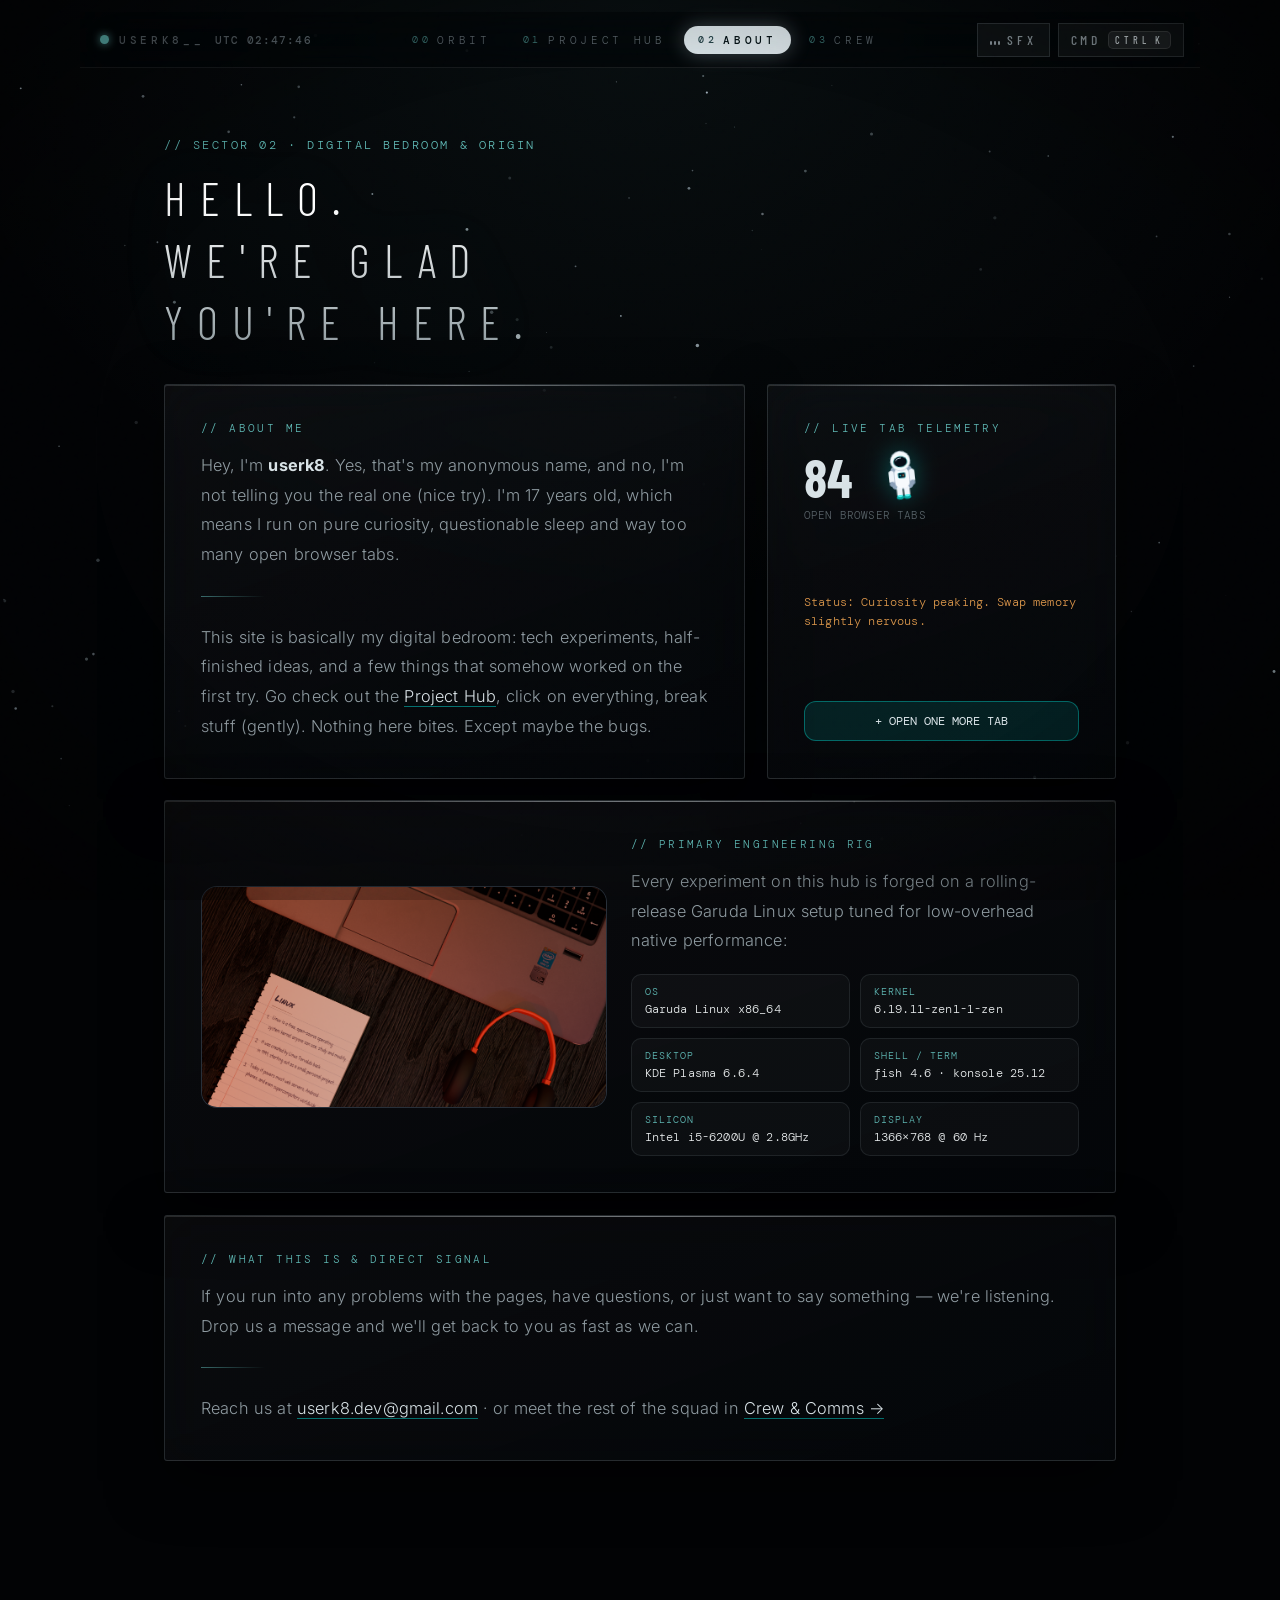
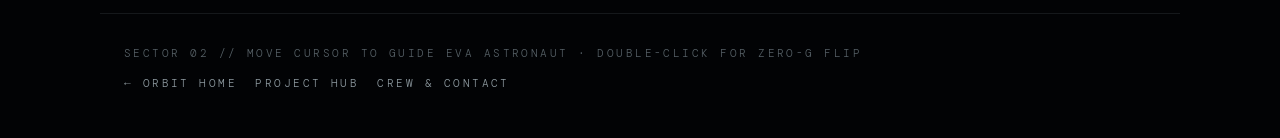
<file: code/about/about_us.html>
<!DOCTYPE html>
<html lang="en">
<head>
  <meta charset="UTF-8" />
  <meta name="viewport" content="width=device-width, initial-scale=1.0" />
  <title>About — userk8__</title>
  <meta name="description" content="Meet userk8: 17-year-old developer building custom 3D web engines, on-device language models, and interactive tech experiments on Garuda Linux." />
  <link rel="icon" type="image/png" href="../../assets/logo.png" />
  <link rel="apple-touch-icon" href="../../assets/logo.png" />
  <link rel="preconnect" href="https://fonts.googleapis.com" />
  <link rel="preconnect" href="https://fonts.gstatic.com" crossorigin />
  <link href="https://fonts.googleapis.com/css2?family=DM+Mono:wght@400;500&family=Sora:wght@400;500;600;700;800&family=Space+Grotesk:wght@500;600;700&display=swap" rel="stylesheet" />
  <link rel="stylesheet" href="../shared/core.css" />
  <link rel="stylesheet" href="about.css" />
  <link rel="stylesheet" href="../shared/cinematic.css" />
</head>
<body>
  <canvas id="spaceCanvas" aria-hidden="true"></canvas>

  <div class="astro" id="astro" aria-hidden="true">
    <svg viewBox="0 0 120 150" xmlns="http://www.w3.org/2000/svg">
      <rect x="30" y="48" width="60" height="64" rx="12" fill="#8ea5bc"/>
      <circle cx="60" cy="48" r="3" fill="#00f0e6"/>
      <g class="leg-l">
        <rect x="42" y="104" width="16" height="30" rx="8" fill="#eef4fa"/>
        <rect x="40" y="128" width="20" height="12" rx="6" fill="#00f0e6" fill-opacity="0.65"/>
      </g>
      <g class="leg-r">
        <rect x="62" y="104" width="16" height="30" rx="8" fill="#eef4fa"/>
        <rect x="60" y="128" width="20" height="12" rx="6" fill="#00f0e6" fill-opacity="0.65"/>
      </g>
      <rect x="40" y="52" width="40" height="58" rx="17" fill="#f7fafd"/>
      <rect x="50" y="67" width="20" height="14" rx="3.5" fill="#071526" stroke="#00f0e6" stroke-width="1"/>
      <circle cx="56" cy="74" r="2" fill="#00f0e6"/>
      <circle cx="64" cy="74" r="2" fill="#ff9f43"/>
      <g class="arm-l">
        <rect x="24" y="58" width="15" height="36" rx="7.5" fill="#eef4fa"/>
        <circle cx="31.5" cy="96" r="7" fill="#8aa0b8"/>
      </g>
      <g class="arm-r">
        <rect x="81" y="58" width="15" height="36" rx="7.5" fill="#eef4fa"/>
        <circle cx="88.5" cy="96" r="7" fill="#8aa0b8"/>
      </g>
      <circle cx="60" cy="34" r="27" fill="#f7fafd" stroke="#c4d3e2" stroke-width="2"/>
      <ellipse cx="60" cy="36" rx="19" ry="15" fill="#040b16"/>
      <ellipse cx="60" cy="36" rx="19" ry="15" fill="none" stroke="#00f0e6" stroke-opacity="0.55" stroke-width="1.5"/>
      <path d="M48 31 Q53 25 62 25" stroke="#dff4ff" stroke-opacity="0.9" stroke-width="2.5" fill="none" stroke-linecap="round"/>
    </svg>
  </div>

  <main class="about-main">
    <div class="about-eyebrow">// SECTOR 02 · DIGITAL BEDROOM &amp; ORIGIN</div>

    <h1 class="headline">
      Hello<span class="accent">.</span><br />
      <span class="dim">we're glad</span><br />
      you're here<span class="accent">.</span>
    </h1>

    <div class="about-bento">
      <div class="glass-card" data-tilt data-tilt-max="3.5">
        <div class="card-label">// about me</div>
        <p class="card-text">
          Hey, I'm <strong style="color:var(--ice);">userk8</strong>. Yes, that's my anonymous name, and no, I'm not telling you the real one (nice try). I'm 17 years old, which means I run on pure curiosity, questionable sleep and way too many open browser tabs.
        </p>
        <div class="divider"></div>
        <p class="card-text">
          This site is basically my digital bedroom: tech experiments, half-finished ideas, and a few things that somehow worked on the first try. Go check out the <a href="../projects/ph.html">Project Hub</a>, click on everything, break stuff (gently). Nothing here bites. Except maybe the bugs.
        </p>
      </div>

      <div class="glass-card tabs-widget" data-tilt data-tilt-max="4.5">
        <div>
          <div class="card-label">// live tab telemetry</div>
          <div class="tabs-count-big" id="openTabsCount">84</div>
          <div style="font-family:var(--font-mono);font-size:0.7rem;color:var(--text-muted);margin-top:4px;">OPEN BROWSER TABS</div>
        </div>
        <div class="tabs-status" id="openTabsStatus">Status: Curiosity peaking. Swap memory slightly nervous.</div>
        <button type="button" class="tabs-btn" id="btnAddTab">+ OPEN ONE MORE TAB</button>
      </div>
    </div>

    <div class="glass-card rig-showcase" data-tilt data-tilt-max="3">
      <div class="rig-wallpaper-frame">
        <img src="../../assets/render-6.png" alt="Linux Engineering Workspace 3D Render" loading="lazy" />
      </div>
      <div>
        <div class="card-label">// primary engineering rig</div>
        <p class="card-text" style="margin-bottom:18px;">
          Every experiment on this hub is forged on a rolling-release Garuda Linux setup tuned for low-overhead native performance:
        </p>
        <div class="rig-specs-list">
          <div class="rig-spec-row"><span class="rig-spec-k">OS</span><span class="rig-spec-v">Garuda Linux x86_64</span></div>
          <div class="rig-spec-row"><span class="rig-spec-k">KERNEL</span><span class="rig-spec-v">6.19.11-zen1-1-zen</span></div>
          <div class="rig-spec-row"><span class="rig-spec-k">DESKTOP</span><span class="rig-spec-v">KDE Plasma 6.6.4</span></div>
          <div class="rig-spec-row"><span class="rig-spec-k">SHELL / TERM</span><span class="rig-spec-v">fish 4.6 · konsole 25.12</span></div>
          <div class="rig-spec-row"><span class="rig-spec-k">SILICON</span><span class="rig-spec-v">Intel i5-6200U @ 2.8GHz</span></div>
          <div class="rig-spec-row"><span class="rig-spec-k">DISPLAY</span><span class="rig-spec-v">1366×768 @ 60 Hz</span></div>
        </div>
      </div>
    </div>

    <div class="glass-card" data-tilt data-tilt-max="3.5">
      <div class="card-label">// what this is &amp; direct signal</div>
      <p class="card-text">
        If you run into any problems with the pages, have questions, or just want to say something — we're listening. Drop us a message and we'll get back to you as fast as we can.
      </p>
      <div class="divider"></div>
      <p class="card-text">
        Reach us at <a href="mailto:userk8.dev@gmail.com">userk8.dev@gmail.com</a> · or meet the rest of the squad in <a href="../contact/contact.html">Crew &amp; Comms →</a>
      </p>
    </div>
  </main>

  <footer class="orbital-footer">
    <div>SECTOR 02 // MOVE CURSOR TO GUIDE EVA ASTRONAUT · DOUBLE-CLICK FOR ZERO-G FLIP</div>
    <div class="orbital-footer-links">
      <a href="../home/index.html">← Orbit Home</a>
      <a href="../projects/ph.html">Project Hub</a>
      <a href="../contact/contact.html">Crew &amp; Contact</a>
    </div>
  </footer>

  <script src="../shared/core.js"></script>
  <script>
    (() => {
      const c = document.getElementById('spaceCanvas');
      const ctx = c.getContext('2d');
      let w = 0, h = 0;
      function resize() {
        w = c.width = window.innerWidth;
        h = c.height = window.innerHeight;
      }
      resize();
      window.addEventListener('resize', resize, { passive: true });

      const stars = Array.from({ length: 120 }, () => ({
        x: Math.random(),
        y: Math.random(),
        r: Math.random() * 1.4 + 0.35,
        depth: 0.2 + Math.random() * 0.8,
        phase: Math.random() * Math.PI * 2,
        speed: 0.008 + Math.random() * 0.018
      }));

      let px = 0, py = 0, tx = 0, ty = 0;
      window.addEventListener('pointermove', e => {
        tx = (e.clientX / Math.max(1, w) - 0.5) * 28;
        ty = (e.clientY / Math.max(1, h) - 0.5) * 28;
      }, { passive: true });

      function drawStars() {
        ctx.clearRect(0, 0, w, h);
        px += (tx - px) * 0.05;
        py += (ty - py) * 0.05;

        for (let i = 0; i < stars.length; i++) {
          const s = stars[i];
          s.phase += s.speed;
          const a = (0.18 + 0.55 * s.depth) * (0.65 + 0.35 * Math.sin(s.phase));
          const sx = (s.x * w - px * s.depth + w) % w;
          const sy = (s.y * h - py * s.depth + h) % h;
          ctx.fillStyle = `rgba(223, 244, 255, ${a.toFixed(3)})`;
          ctx.beginPath();
          ctx.arc(sx, sy, s.r, 0, Math.PI * 2);
          ctx.fill();
        }
        requestAnimationFrame(drawStars);
      }
      drawStars();
    })();

    (() => {
      const astro = document.getElementById('astro');
      const reduce = window.matchMedia('(prefers-reduced-motion: reduce)').matches;
      const SPEED = 0.024;
      let tx = innerWidth * 0.78, ty = innerHeight * 0.34;
      let x = tx, y = ty, rot = 0, spinBonus = 0, active = false, last = 0, puffCooldown = 0;
      const w = astro.offsetWidth, h = astro.offsetHeight;

      function spawnRcsPuff(px, py, vx, vy) {
        const puff = document.createElement('div');
        puff.className = 'rcs-puff';
        puff.style.left = px + 'px';
        puff.style.top = py + 'px';
        document.body.appendChild(puff);
        requestAnimationFrame(() => {
          puff.style.transform = `translate(${(-vx * 1.4 + (Math.random() - 0.5) * 14).toFixed(1)}px, ${(-vy * 1.4 + (Math.random() - 0.5) * 14).toFixed(1)}px) scale(0.2)`;
          puff.style.opacity = '0';
        });
        setTimeout(() => puff.remove(), 560);
      }

      function track(e) {
        active = true;
        tx = e.clientX;
        ty = e.clientY;
      }
      window.addEventListener('pointermove', track, { passive: true });
      window.addEventListener('dblclick', () => {
        spinBonus += 360;
        if (window.UserK8Audio) window.UserK8Audio.open();
        if (window.UserK8Toast) window.UserK8Toast('EVA ZERO-G MANEUVER // 360°');
      });

      function loop(t) {
        const dt = Math.min(t - last, 50);
        last = t;
        const frames = dt / 16.667;
        const k = 1 - Math.pow(1 - SPEED, frames);
        const kr = 1 - Math.pow(1 - 0.07, frames);

        if (!active) {
          tx = innerWidth * 0.5 + Math.sin(t / 3000) * innerWidth * 0.3;
          ty = innerHeight * 0.5 + Math.cos(t / 2300) * innerHeight * 0.25;
        }

        const dx = tx - x, dy = ty - y;
        const vx = dx * k, vy = dy * k;
        x += vx;
        y += vy;

        puffCooldown -= dt;
        if (Math.hypot(vx, vy) > 2.6 && puffCooldown <= 0 && !reduce) {
          puffCooldown = 95;
          spawnRcsPuff(x, y, vx * 4, vy * 4);
        }

        spinBonus *= Math.pow(0.92, frames);
        const targetRot = Math.max(-28, Math.min(28, dx * 0.08));
        rot += (targetRot - rot) * kr;
        const bob = Math.sin(t / 900) * 3.5;

        astro.style.transform =
          `translate3d(${(x - w / 2).toFixed(2)}px, ${(y - h / 2 + bob).toFixed(2)}px, 0) rotate(${(rot + spinBonus).toFixed(2)}deg)`;

        if (!reduce) requestAnimationFrame(loop);
      }
      requestAnimationFrame(loop);
    })();

    (() => {
      const countEl = document.getElementById('openTabsCount');
      const statusEl = document.getElementById('openTabsStatus');
      const btn = document.getElementById('btnAddTab');
      let tabs = 84;
      const quips = [
        'Status: StackOverflow + 14 MDN docs + 3 shaders.',
        'Status: Cooling fan preparing for supersonic takeoff.',
        'Status: "I will definitely read all of these tonight."',
        'Status: Garuda Zen kernel refusing to surrender.',
        'Status: Pure 3:00 AM creative velocity unlocked.'
      ];
      btn.addEventListener('click', () => {
        tabs += Math.floor(Math.random() * 4) + 1;
        countEl.textContent = String(tabs);
        statusEl.textContent = quips[tabs % quips.length];
        if (window.UserK8Audio) window.UserK8Audio.click();
      });
    })();
</script>
</body>
</html>
</file>
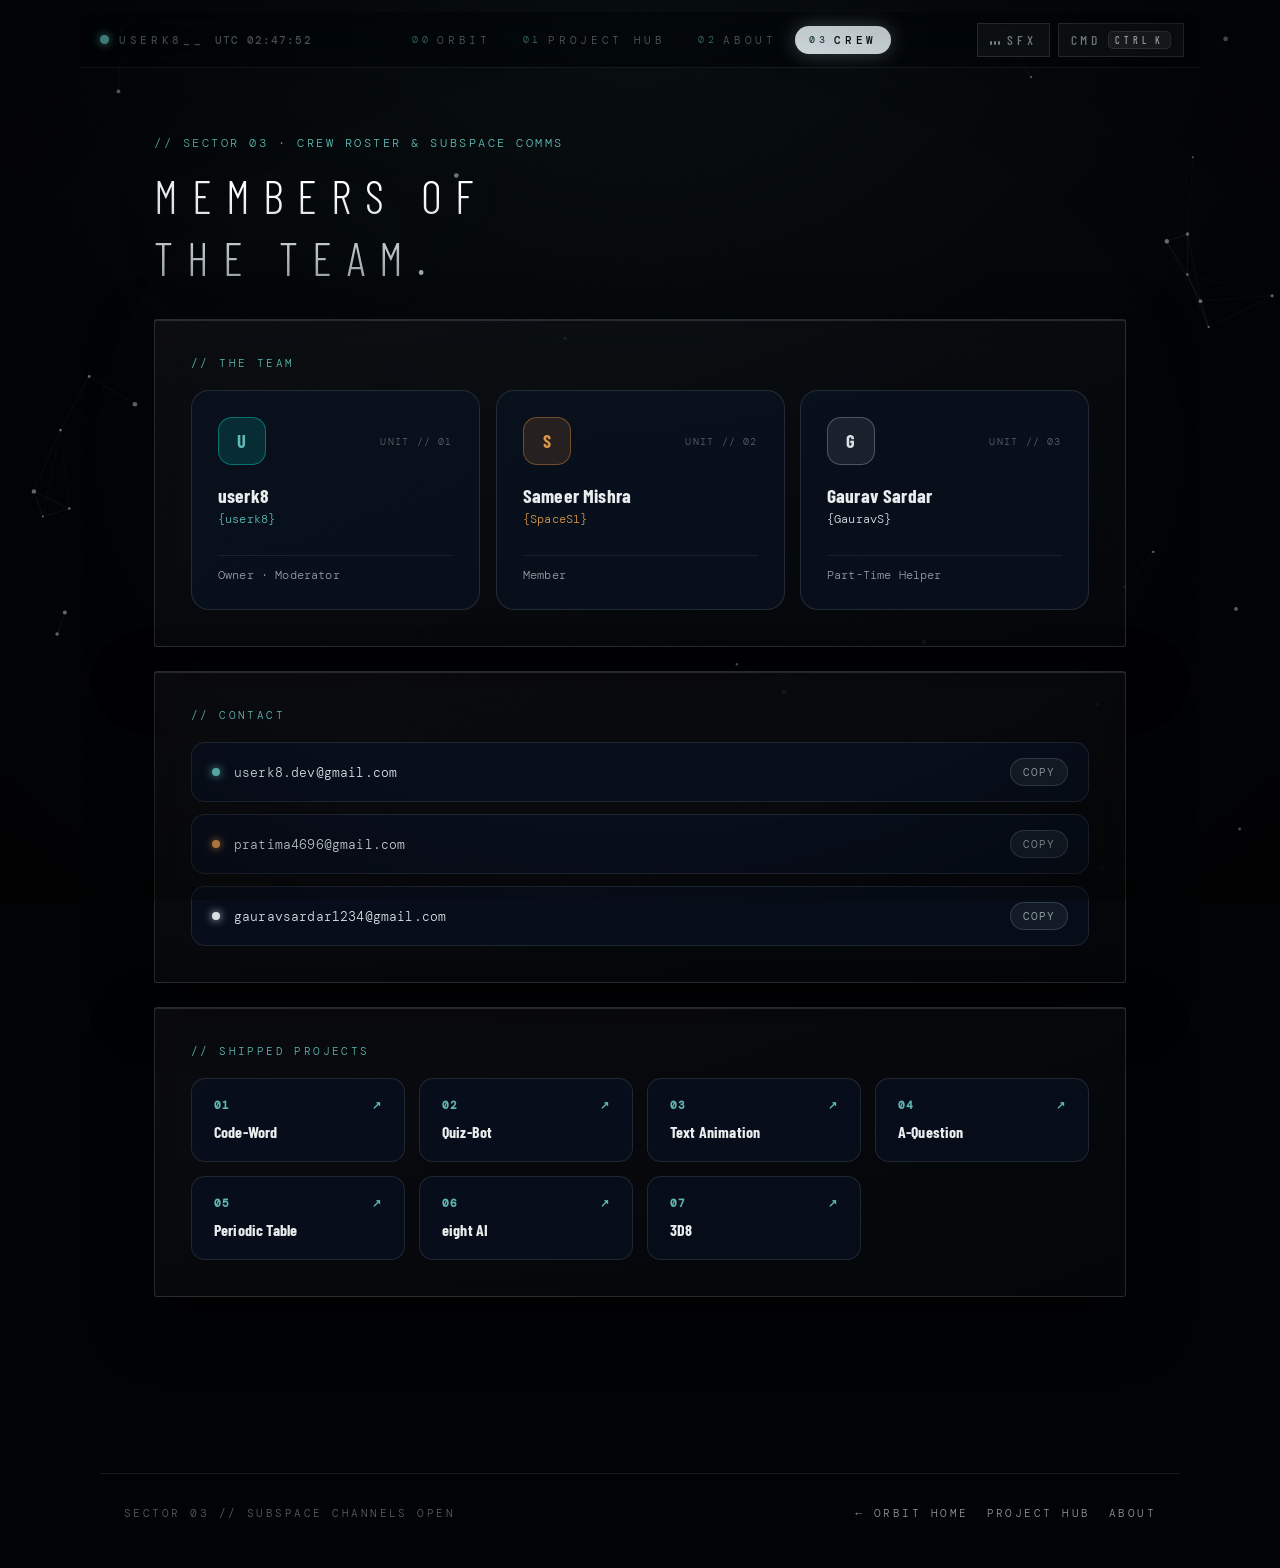
<file: code/contact/contact.html>
<!DOCTYPE html>
<html lang="en">
<head>
  <meta charset="UTF-8" />
  <meta name="viewport" content="width=device-width, initial-scale=1.0" />
  <title>Members of the Team — userk8__</title>
  <meta name="description" content="Meet the userk8__ team (userk8, Sameer Mishra, Gaurav Sardar), direct subspace contact channels, and active deployments." />
  <link rel="icon" type="image/png" href="../../assets/logo.png" />
  <link rel="apple-touch-icon" href="../../assets/logo.png" />
  <link rel="preconnect" href="https://fonts.googleapis.com" />
  <link rel="preconnect" href="https://fonts.gstatic.com" crossorigin />
  <link href="https://fonts.googleapis.com/css2?family=DM+Mono:wght@400;500&family=Sora:wght@400;500;600;700;800&family=Space+Grotesk:wght@500;600;700&display=swap" rel="stylesheet" />
  <link rel="stylesheet" href="../shared/core.css" />
  <style>
    #commsCanvas {
      position: fixed;
      inset: 0;
      width: 100%;
      height: 100%;
      z-index: 0;
      pointer-events: none;
    }

    main.crew-main {
      position: relative;
      z-index: 2;
      max-width: 1020px;
      margin: 0 auto;
      padding: 136px 24px 72px;
    }

    .page-eyebrow {
      font-family: var(--font-mono);
      font-size: 0.72rem;
      letter-spacing: 0.22em;
      color: var(--cyan);
      text-transform: uppercase;
      margin-bottom: 14px;
    }

    .page-title {
      font-family: var(--font-display);
      font-size: clamp(2.6rem, 7.6vw, 4.9rem);
      font-weight: 700;
      letter-spacing: -0.03em;
      line-height: 1.03;
      margin-bottom: 48px;
      color: var(--text-primary);
      opacity: 0;
      transform: translateY(18px);
      animation: reveal 0.55s var(--ease-out-expo) forwards;
    }

    .page-title span {
      color: var(--cyan);
    }

    @keyframes reveal {
      to { opacity: 1; transform: translateY(0); }
    }

    .section-label {
      font-family: var(--font-mono);
      font-size: 0.68rem;
      letter-spacing: 0.22em;
      color: var(--cyan);
      margin-bottom: 20px;
      text-transform: uppercase;
    }

    .glass-section {
      background: var(--surface-card);
      border: 1px solid rgba(223, 244, 255, 0.14);
      border-radius: var(--radius-xl);
      padding: 36px;
      -webkit-backdrop-filter: blur(24px) saturate(150%);
      backdrop-filter: blur(24px) saturate(150%);
      box-shadow: 0 22px 58px rgba(0, 0, 0, 0.6), inset 0 1px 0 rgba(255, 255, 255, 0.12);
      margin-bottom: 24px;
      opacity: 0;
      transform: translateY(18px);
      animation: reveal 0.6s var(--ease-out-expo) 0.05s forwards;
      position: relative;
      overflow: hidden;
    }

    .team-grid {
      display: grid;
      grid-template-columns: repeat(3, 1fr);
      gap: 16px;
    }

    .team-member {
      display: flex;
      flex-direction: column;
      justify-content: space-between;
      gap: 18px;
      padding: 26px;
      background: rgba(9, 18, 34, 0.72);
      border: 1px solid rgba(223, 244, 255, 0.12);
      border-radius: 18px;
      transition: border-color 0.28s ease, background 0.28s ease;
    }

    .team-member:hover {
      border-color: rgba(0, 240, 230, 0.45);
      background: rgba(13, 26, 48, 0.86);
    }

    .member-top {
      display: flex;
      align-items: center;
      justify-content: space-between;
    }

    .member-avatar {
      width: 48px;
      height: 48px;
      border-radius: 14px;
      display: flex;
      align-items: center;
      justify-content: center;
      font-family: var(--font-display);
      font-weight: 700;
      font-size: 1.15rem;
    }

    .avatar-cyan {
      background: rgba(0, 240, 230, 0.12);
      color: var(--cyan);
      border: 1px solid rgba(0, 240, 230, 0.35);
    }

    .avatar-amber {
      background: rgba(255, 159, 67, 0.12);
      color: var(--amber);
      border: 1px solid rgba(255, 159, 67, 0.35);
    }

    .avatar-ice {
      background: rgba(223, 244, 255, 0.08);
      color: var(--ice);
      border: 1px solid rgba(223, 244, 255, 0.25);
    }

    .member-beacon {
      font-family: var(--font-mono);
      font-size: 0.64rem;
      letter-spacing: 0.12em;
      color: var(--text-muted);
    }

    .member-name {
      font-family: var(--font-display);
      font-size: 1.22rem;
      font-weight: 700;
      color: var(--text-primary);
      margin-bottom: 4px;
    }

    .member-handle {
      font-family: var(--font-mono);
      font-size: 0.76rem;
      color: var(--cyan);
      margin-bottom: 10px;
    }

    .member-role {
      font-family: var(--font-mono);
      font-size: 0.72rem;
      color: var(--text-secondary);
      padding-top: 12px;
      border-top: 1px solid rgba(223, 244, 255, 0.08);
    }

    .contact-list {
      display: flex;
      flex-direction: column;
      gap: 12px;
    }

    .contact-item {
      display: flex;
      align-items: center;
      justify-content: space-between;
      flex-wrap: wrap;
      gap: 12px;
      padding: 15px 20px;
      background: rgba(9, 18, 34, 0.65);
      border: 1px solid rgba(223, 244, 255, 0.1);
      border-radius: 14px;
      font-family: var(--font-mono);
      font-size: 0.82rem;
      transition: border-color 0.25s ease, background 0.25s ease;
    }

    .contact-item:hover {
      border-color: rgba(0, 240, 230, 0.36);
      background: rgba(13, 26, 48, 0.82);
    }

    .contact-left {
      display: flex;
      align-items: center;
      gap: 14px;
      min-width: 0;
    }

    .contact-dot {
      width: 8px;
      height: 8px;
      border-radius: 50%;
      flex-shrink: 0;
    }

    .contact-item a {
      color: var(--ice);
      text-decoration: none;
      transition: color 0.2s ease;
      word-break: break-all;
    }
    .contact-item a:hover { color: var(--cyan); }

    .copy-email-btn {
      font-family: var(--font-mono);
      font-size: 0.68rem;
      letter-spacing: 0.1em;
      padding: 6px 12px;
      border-radius: 999px;
      background: rgba(223, 244, 255, 0.06);
      border: 1px solid rgba(223, 244, 255, 0.15);
      color: var(--text-secondary);
      cursor: pointer;
      transition: all 0.2s ease;
    }

    .copy-email-btn:hover {
      background: var(--cyan);
      border-color: var(--cyan);
      color: #021014;
      font-weight: 500;
    }

    .projects-grid {
      display: grid;
      grid-template-columns: repeat(auto-fill, minmax(205px, 1fr));
      gap: 14px;
    }

    .project-tile {
      display: flex;
      flex-direction: column;
      justify-content: space-between;
      gap: 10px;
      padding: 20px 22px;
      background: rgba(9, 18, 34, 0.65);
      border: 1px solid rgba(223, 244, 255, 0.11);
      border-radius: 14px;
      font-family: var(--font-display);
      font-size: 1rem;
      font-weight: 700;
      color: var(--text-primary);
      text-decoration: none;
      transition: all 0.25s var(--ease-out-expo);
    }

    .project-tile:hover {
      border-color: rgba(0, 240, 230, 0.48);
      background: rgba(0, 240, 230, 0.08);
      transform: translateY(-3px);
    }

    .project-tile-top {
      display: flex;
      justify-content: space-between;
      font-family: var(--font-mono);
      font-size: 0.66rem;
      color: var(--cyan);
      letter-spacing: 0.14em;
    }

    @media (max-width: 840px) {
      .team-grid { grid-template-columns: 1fr; }
    }

    @media (max-width: 600px) {
      main.crew-main { padding: 110px 16px 60px; }
      .glass-section { padding: 26px 20px; }
    }
  </style>
  <link rel="stylesheet" href="../shared/cinematic.css" />
</head>
<body>
  <canvas id="commsCanvas" aria-hidden="true"></canvas>

  <main class="crew-main">
    <div class="page-eyebrow">// SECTOR 03 · CREW ROSTER &amp; SUBSPACE COMMS</div>
    <h1 class="page-title">Members of<br />the <span>team.</span></h1>

    <section class="glass-section">
      <div class="section-label">// the team</div>
      <div class="team-grid">

        <div class="team-member" data-tilt data-tilt-max="5">
          <div>
            <div class="member-top">
              <div class="member-avatar avatar-cyan">U</div>
              <span class="member-beacon">UNIT // 01</span>
            </div>
            <div style="margin-top:18px;">
              <div class="member-name">userk8</div>
              <div class="member-handle">{userk8}</div>
            </div>
          </div>
          <div class="member-role">Owner · Moderator</div>
        </div>

        <div class="team-member" data-tilt data-tilt-max="5">
          <div>
            <div class="member-top">
              <div class="member-avatar avatar-amber">S</div>
              <span class="member-beacon">UNIT // 02</span>
            </div>
            <div style="margin-top:18px;">
              <div class="member-name">Sameer Mishra</div>
              <div class="member-handle" style="color:var(--amber);">{SpaceS1}</div>
            </div>
          </div>
          <div class="member-role">Member</div>
        </div>

        <div class="team-member" data-tilt data-tilt-max="5">
          <div>
            <div class="member-top">
              <div class="member-avatar avatar-ice">G</div>
              <span class="member-beacon">UNIT // 03</span>
            </div>
            <div style="margin-top:18px;">
              <div class="member-name">Gaurav Sardar</div>
              <div class="member-handle" style="color:var(--ice);">{GauravS}</div>
            </div>
          </div>
          <div class="member-role">Part-Time Helper</div>
        </div>

      </div>
    </section>

    <section class="glass-section">
      <div class="section-label">// contact</div>
      <div class="contact-list">
        <div class="contact-item">
          <div class="contact-left">
            <div class="contact-dot" style="background: var(--cyan); box-shadow: 0 0 8px var(--cyan);"></div>
            <a href="mailto:userk8.dev@gmail.com">userk8.dev@gmail.com</a>
          </div>
          <button type="button" class="copy-email-btn" data-copy="userk8.dev@gmail.com">COPY</button>
        </div>

        <div class="contact-item">
          <div class="contact-left">
            <div class="contact-dot" style="background: var(--amber); box-shadow: 0 0 8px var(--amber);"></div>
            <a href="mailto:pratimaaarush4696@gmail.com">pratima4696@gmail.com</a>
          </div>
          <button type="button" class="copy-email-btn" data-copy="pratimaaarush4696@gmail.com">COPY</button>
        </div>

        <div class="contact-item">
          <div class="contact-left">
            <div class="contact-dot" style="background: var(--ice); box-shadow: 0 0 8px var(--ice);"></div>
            <a href="mailto:GauravSardar1234@gmail.com">gauravsardar1234@gmail.com</a>
          </div>
          <button type="button" class="copy-email-btn" data-copy="GauravSardar1234@gmail.com">COPY</button>
        </div>
      </div>
    </section>

    <section class="glass-section">
      <div class="section-label">// shipped projects</div>
      <div class="projects-grid">
        <a class="project-tile" href="https://userk8.github.io/CODE-WORD/" target="_blank" rel="noopener noreferrer">
          <div class="project-tile-top"><span>01</span><span>↗</span></div>
          <div>Code-Word</div>
        </a>
        <a class="project-tile" href="https://userk8.github.io/QUIZ-BOT/" target="_blank" rel="noopener noreferrer">
          <div class="project-tile-top"><span>02</span><span>↗</span></div>
          <div>Quiz-Bot</div>
        </a>
        <a class="project-tile" href="https://userk8.github.io/text_animation/" target="_blank" rel="noopener noreferrer">
          <div class="project-tile-top"><span>03</span><span>↗</span></div>
          <div>Text Animation</div>
        </a>
        <a class="project-tile" href="https://userk8.github.io/A-QUESTION/" target="_blank" rel="noopener noreferrer">
          <div class="project-tile-top"><span>04</span><span>↗</span></div>
          <div>A-Question</div>
        </a>
        <a class="project-tile" href="https://userk8.github.io/PERIODIC-TABLE/" target="_blank" rel="noopener noreferrer">
          <div class="project-tile-top"><span>05</span><span>↗</span></div>
          <div>Periodic Table</div>
        </a>
        <a class="project-tile" href="https://userk8.github.io/eight-ai/" target="_blank" rel="noopener noreferrer">
          <div class="project-tile-top"><span>06</span><span>↗</span></div>
          <div>eight AI</div>
        </a>
        <a class="project-tile" href="https://userk8.github.io/3D8/" target="_blank" rel="noopener noreferrer">
          <div class="project-tile-top"><span>07</span><span>↗</span></div>
          <div>3D8</div>
        </a>
      </div>
    </section>
  </main>

  <footer class="orbital-footer">
    <div>SECTOR 03 // SUBSPACE CHANNELS OPEN</div>
    <div class="orbital-footer-links">
      <a href="../home/index.html">← Orbit Home</a>
      <a href="../projects/ph.html">Project Hub</a>
      <a href="../about/about_us.html">About</a>
    </div>
  </footer>

  <script src="../shared/core.js"></script>
  <script>
    (() => {
      const c = document.getElementById('commsCanvas');
      const ctx = c.getContext('2d');
      const reduce = window.matchMedia('(prefers-reduced-motion: reduce)').matches;
      let w = 0, h = 0;
      function resize() {
        w = c.width = window.innerWidth;
        h = c.height = window.innerHeight;
      }
      resize();
      window.addEventListener('resize', resize, { passive: true });

      const nodes = Array.from({ length: 46 }, () => ({
        x: Math.random() * window.innerWidth,
        y: Math.random() * window.innerHeight,
        vx: (Math.random() - 0.5) * 0.42,
        vy: (Math.random() - 0.5) * 0.42,
        r: Math.random() * 1.6 + 0.9
      }));

      let mx = -9999, my = -9999;
      window.addEventListener('pointermove', e => {
        mx = e.clientX;
        my = e.clientY;
      }, { passive: true });

      function draw() {
        ctx.clearRect(0, 0, w, h);
        for (let i = 0; i < nodes.length; i++) {
          const a = nodes[i];
          if (!reduce) {
            a.x += a.vx;
            a.y += a.vy;
            if (a.x < 0 || a.x > w) a.vx *= -1;
            if (a.y < 0 || a.y > h) a.vy *= -1;
          }

          const md = Math.hypot(a.x - mx, a.y - my);
          if (md < 170) {
            ctx.strokeStyle = `rgba(0, 240, 230, ${((1 - md / 170) * 0.35).toFixed(3)})`;
            ctx.lineWidth = 1;
            ctx.beginPath();
            ctx.moveTo(a.x, a.y);
            ctx.lineTo(mx, my);
            ctx.stroke();
          }

          for (let j = i + 1; j < nodes.length; j++) {
            const b = nodes[j];
            const d = Math.hypot(a.x - b.x, a.y - b.y);
            if (d < 135) {
              ctx.strokeStyle = `rgba(223, 244, 255, ${((1 - d / 135) * 0.1).toFixed(3)})`;
              ctx.lineWidth = 0.8;
              ctx.beginPath();
              ctx.moveTo(a.x, a.y);
              ctx.lineTo(b.x, b.y);
              ctx.stroke();
            }
          }

          ctx.fillStyle = md < 170 ? '#00f0e6' : 'rgba(223, 244, 255, 0.45)';
          ctx.beginPath();
          ctx.arc(a.x, a.y, a.r, 0, Math.PI * 2);
          ctx.fill();
        }
        if (!reduce) requestAnimationFrame(draw);
      }
      draw();
    })();

    document.querySelectorAll('[data-copy]').forEach(btn => {
      btn.addEventListener('click', () => {
        const addr = btn.dataset.copy;
        navigator.clipboard.writeText(addr).then(() => {
          if (window.UserK8Audio) window.UserK8Audio.open();
          if (window.UserK8Toast) window.UserK8Toast(`COPIED // ${addr}`);
          const prev = btn.textContent;
          btn.textContent = 'COPIED ✓';
          setTimeout(() => { btn.textContent = prev; }, 1800);
        }).catch(() => {});
      });
    });
</script>
</body>
</html>
</file>
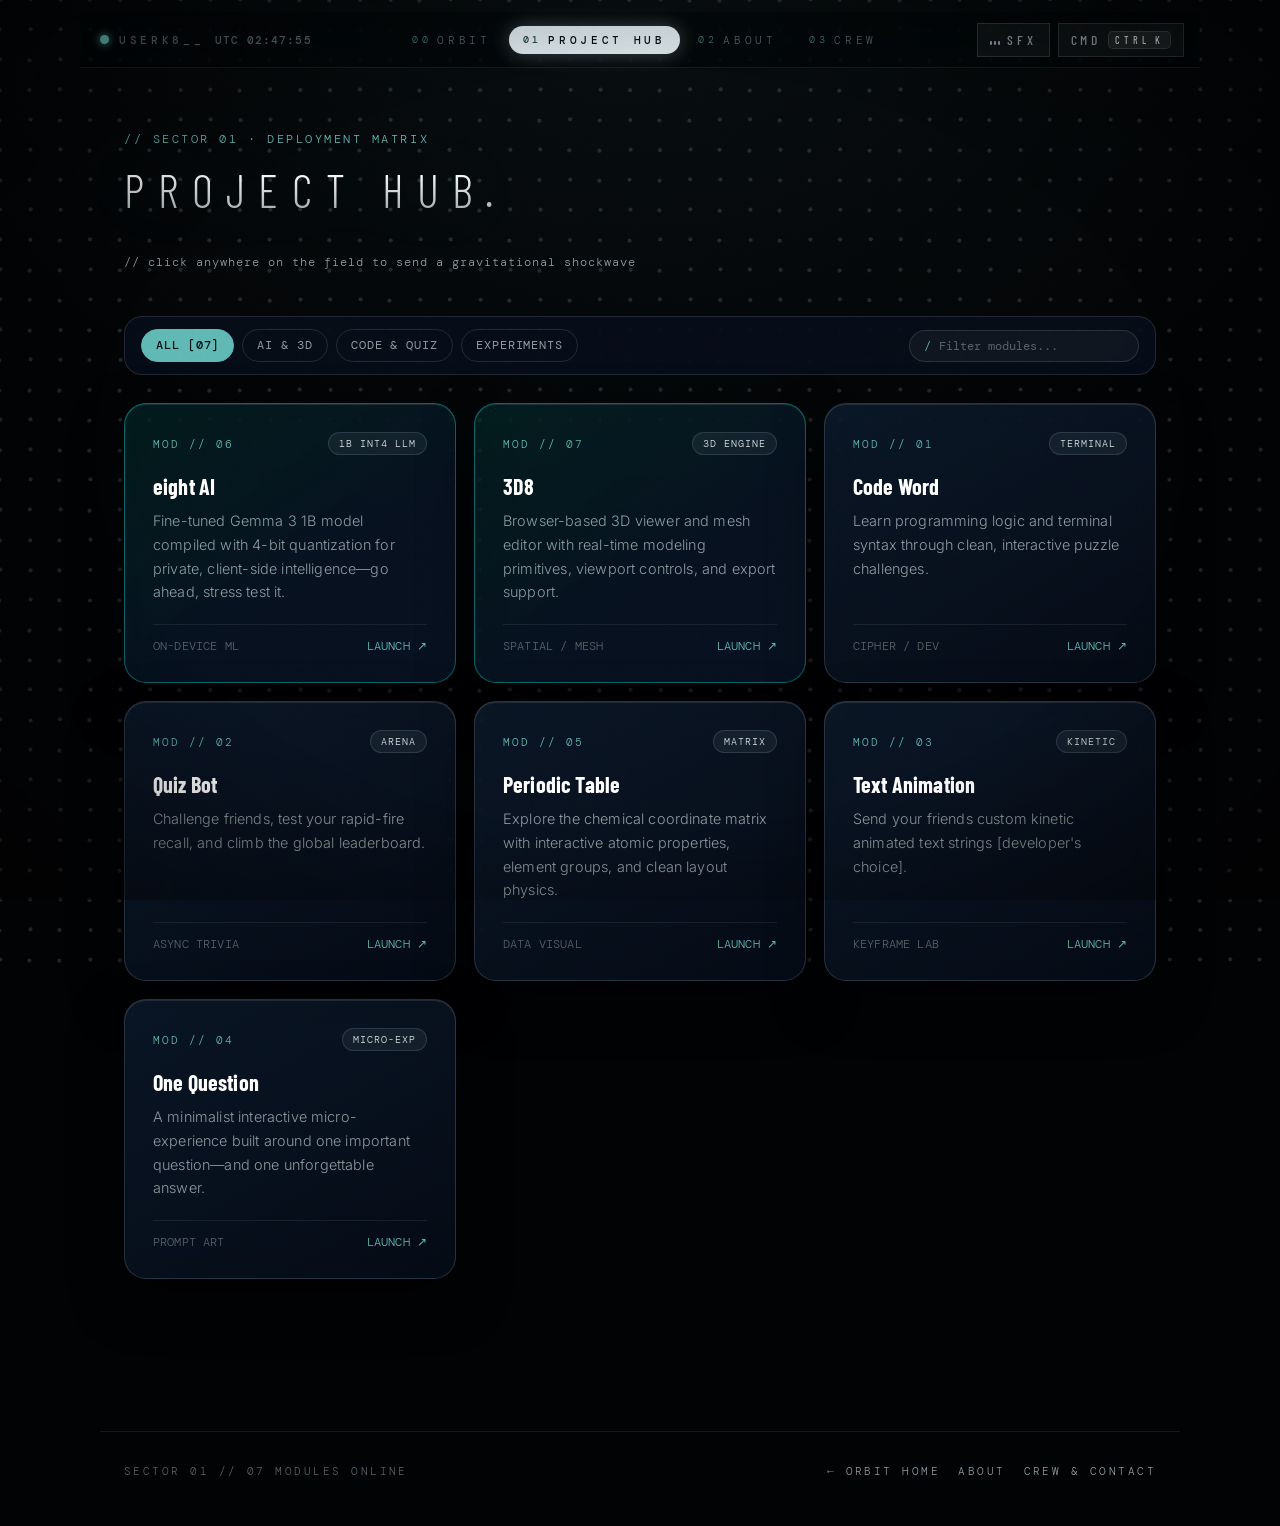
<file: code/projects/ph.html>
<!DOCTYPE html>
<html lang="en">
<head>
  <meta charset="UTF-8" />
  <meta name="viewport" content="width=device-width, initial-scale=1.0" />
  <title>Project Hub — userk8__</title>
  <meta name="description" content="Explore all 7 live deployments built by userk8__: eight AI (1B on-device LLM), 3D8 mesh studio, Code Word, Quiz Bot, Periodic Table, Text Animation, and One Question." />
  <link rel="icon" type="image/png" href="../../assets/logo.png" />
  <link rel="apple-touch-icon" href="../../assets/logo.png" />
  <link rel="preconnect" href="https://fonts.googleapis.com" />
  <link rel="preconnect" href="https://fonts.gstatic.com" crossorigin />
  <link href="https://fonts.googleapis.com/css2?family=DM+Mono:wght@400;500&family=Sora:wght@400;500;600;700;800&family=Space+Grotesk:wght@500;600;700&display=swap" rel="stylesheet" />
  <link rel="stylesheet" href="../shared/core.css" />
  <style>
    @media (hover: hover) and (pointer: fine) {
      main, .project-card { cursor: none; }
    }

    #dots {
      position: absolute;
      top: 0;
      left: 0;
      z-index: 0;
      pointer-events: none;
    }

    .ring {
      position: fixed;
      left: 0;
      top: 0;
      width: 44px;
      height: 44px;
      margin: -22px 0 0 -22px;
      border: 1.5px solid var(--cyan);
      border-radius: 50%;
      background: radial-gradient(circle, rgba(0, 240, 230, 0.14) 0%, transparent 70%);
      box-shadow: 0 0 16px rgba(0, 240, 230, 0.45);
      pointer-events: none;
      z-index: 9998;
      opacity: 0;
      transition: opacity 0.25s ease;
      will-change: transform;
    }
    .ring::after {
      content: '';
      position: absolute;
      top: 50%;
      left: 50%;
      width: 4px;
      height: 4px;
      margin: -2px 0 0 -2px;
      border-radius: 50%;
      background: var(--ice);
    }
    .ring.show { opacity: 1; }

    main {
      position: relative;
      z-index: 2;
      max-width: 1080px;
      margin: 0 auto;
      padding: 132px 24px 72px;
    }

    .hub-header {
      display: flex;
      align-items: flex-end;
      justify-content: space-between;
      flex-wrap: wrap;
      gap: 24px;
      margin-bottom: 42px;
    }

    .page-eyebrow {
      font-family: var(--font-mono);
      font-size: 0.72rem;
      letter-spacing: 0.22em;
      color: var(--cyan);
      margin-bottom: 12px;
      text-transform: uppercase;
    }

    .page-title {
      font-family: var(--font-display);
      font-size: clamp(2.6rem, 7vw, 4.8rem);
      font-weight: 700;
      letter-spacing: -0.03em;
      line-height: 1.02;
      color: var(--text-primary);
      margin-bottom: 12px;
      opacity: 0;
      transform: translateY(24px);
      animation: reveal 0.85s var(--ease-out-expo) 0.08s forwards;
    }

    .page-title span {
      color: var(--cyan);
    }

    .page-sub {
      font-family: var(--font-mono);
      font-size: 0.78rem;
      letter-spacing: 0.08em;
      color: var(--text-secondary);
      opacity: 0;
      animation: reveal 0.85s var(--ease-out-expo) 0.2s forwards;
    }

    @keyframes reveal {
      to { opacity: 1; transform: translateY(0); }
    }

    .hub-toolbar {
      display: flex;
      align-items: center;
      justify-content: space-between;
      flex-wrap: wrap;
      gap: 14px;
      margin-bottom: 28px;
      padding: 12px 16px;
      border-radius: 18px;
      background: rgba(8, 16, 30, 0.72);
      -webkit-backdrop-filter: blur(20px);
      backdrop-filter: blur(20px);
      border: 1px solid rgba(223, 244, 255, 0.12);
    }

    .filter-pills {
      display: flex;
      flex-wrap: wrap;
      gap: 8px;
    }

    .filter-btn {
      font-family: var(--font-mono);
      font-size: 0.72rem;
      letter-spacing: 0.08em;
      padding: 8px 14px;
      border-radius: 999px;
      background: transparent;
      border: 1px solid rgba(223, 244, 255, 0.12);
      color: var(--text-secondary);
      cursor: pointer;
      transition: all 0.2s ease;
    }

    .filter-btn:hover {
      color: #fff;
      border-color: rgba(0, 240, 230, 0.4);
    }

    .filter-btn.active {
      background: var(--cyan);
      border-color: var(--cyan);
      color: #021014;
      font-weight: 500;
    }

    .hub-search {
      display: flex;
      align-items: center;
      gap: 8px;
      padding: 7px 14px;
      border-radius: 999px;
      background: rgba(255, 255, 255, 0.04);
      border: 1px solid rgba(223, 244, 255, 0.12);
      min-width: 230px;
    }

    .hub-search input {
      background: transparent;
      border: none;
      outline: none;
      color: var(--text-primary);
      font-family: var(--font-mono);
      font-size: 0.76rem;
      width: 100%;
    }
    .hub-search input::placeholder { color: var(--text-muted); }

    .projects-grid {
      display: grid;
      grid-template-columns: repeat(auto-fill, minmax(300px, 1fr));
      gap: 18px;
      width: 100%;
    }

    .project-card {
      display: flex;
      flex-direction: column;
      justify-content: space-between;
      min-height: 224px;
      padding: 28px;
      background: linear-gradient(150deg, rgba(14, 32, 54, 0.66) 0%, rgba(6, 13, 25, 0.84) 100%);
      -webkit-backdrop-filter: blur(18px);
      backdrop-filter: blur(18px);
      border: 1px solid rgba(223, 244, 255, 0.15);
      border-radius: 22px;
      box-shadow: 0 20px 50px rgba(0, 0, 0, 0.55), inset 0 1px 0 rgba(255, 255, 255, 0.1);
      text-decoration: none;
      color: inherit;
      position: relative;
      overflow: hidden;
      opacity: 0;
      transform: translateY(20px);
      animation: reveal 0.65s var(--ease-out-expo) forwards;
      transition: border-color 0.28s ease, box-shadow 0.28s ease;
    }

    .project-card.featured {
      border-color: rgba(0, 240, 230, 0.38);
      background: linear-gradient(145deg, rgba(0, 240, 230, 0.1) 0%, rgba(8, 19, 36, 0.86) 65%);
    }

    .project-card:nth-child(1) { animation-delay: 0.12s; }
    .project-card:nth-child(2) { animation-delay: 0.18s; }
    .project-card:nth-child(3) { animation-delay: 0.24s; }
    .project-card:nth-child(4) { animation-delay: 0.30s; }
    .project-card:nth-child(5) { animation-delay: 0.36s; }
    .project-card:nth-child(6) { animation-delay: 0.42s; }
    .project-card:nth-child(7) { animation-delay: 0.48s; }

    .project-card:hover {
      border-color: rgba(0, 240, 230, 0.72);
      box-shadow: 0 24px 60px rgba(0, 0, 0, 0.7), 0 0 32px rgba(0, 240, 230, 0.16);
    }

    .project-card.hidden-card {
      display: none;
    }

    .card-top-row {
      display: flex;
      align-items: center;
      justify-content: space-between;
      margin-bottom: 18px;
    }

    .card-num {
      font-family: var(--font-mono);
      font-size: 0.7rem;
      letter-spacing: 0.18em;
      color: var(--cyan);
    }

    .card-chip {
      font-family: var(--font-mono);
      font-size: 0.64rem;
      letter-spacing: 0.1em;
      padding: 4px 10px;
      border-radius: 999px;
      background: rgba(223, 244, 255, 0.06);
      border: 1px solid rgba(223, 244, 255, 0.12);
      color: var(--ice);
    }

    .card-name {
      font-family: var(--font-display);
      font-size: 1.38rem;
      font-weight: 700;
      color: #ffffff;
      margin-bottom: 10px;
    }

    .card-desc {
      font-size: 0.9rem;
      line-height: 1.65;
      color: var(--text-secondary);
      margin-bottom: 20px;
    }

    .card-bottom-row {
      display: flex;
      align-items: center;
      justify-content: space-between;
      padding-top: 14px;
      border-top: 1px solid rgba(223, 244, 255, 0.08);
      font-family: var(--font-mono);
      font-size: 0.72rem;
      color: var(--text-muted);
    }

    .card-launch {
      color: var(--cyan);
      display: inline-flex;
      align-items: center;
      gap: 6px;
      transition: transform 0.22s ease;
    }

    .project-card:hover .card-launch {
      transform: translateX(4px);
    }

    @media (max-width: 640px) {
      main { padding: 108px 16px 56px; }
      .projects-grid { grid-template-columns: 1fr; }
      .hub-search { width: 100%; }
    }
  </style>
  <link rel="stylesheet" href="../shared/cinematic.css" />
</head>
<body>
  <canvas id="dots" aria-hidden="true"></canvas>
  <div class="ring" id="ring" aria-hidden="true"></div>

  <main>
    <div class="hub-header">
      <div>
        <div class="page-eyebrow">// SECTOR 01 · DEPLOYMENT MATRIX</div>
        <h1 class="page-title">Project <span>Hub.</span></h1>
        <p class="page-sub">// click anywhere on the field to send a gravitational shockwave</p>
      </div>
    </div>

    <div class="hub-toolbar">
      <div class="filter-pills" role="tablist" aria-label="Filter projects by category">
        <button type="button" class="filter-btn active" data-filter="all" id="filterAll">ALL [07]</button>
        <button type="button" class="filter-btn" data-filter="ai3d" id="filterAi3d">AI &amp; 3D</button>
        <button type="button" class="filter-btn" data-filter="code" id="filterCode">CODE &amp; QUIZ</button>
        <button type="button" class="filter-btn" data-filter="exp" id="filterExp">EXPERIMENTS</button>
      </div>
      <div class="hub-search">
        <span style="color:var(--cyan);font-family:var(--font-mono);font-size:0.78rem;">/</span>
        <input type="text" id="hubSearchInput" placeholder="Filter modules..." aria-label="Filter modules by keyword" />
      </div>
    </div>

    <div class="projects-grid" id="projectsGrid">

      <a class="project-card featured" data-cat="ai3d" data-tilt data-tilt-max="4.5" href="https://userk8.github.io/eight-ai/" target="_blank" rel="noopener noreferrer" id="cardEightAi">
        <div>
          <div class="card-top-row">
            <span class="card-num">MOD // 06</span>
            <span class="card-chip">1B INT4 LLM</span>
          </div>
          <div class="card-name">eight AI</div>
          <div class="card-desc">Fine-tuned Gemma 3 1B model compiled with 4-bit quantization for private, client-side intelligence—go ahead, stress test it.</div>
        </div>
        <div class="card-bottom-row">
          <span>ON-DEVICE ML</span>
          <span class="card-launch">LAUNCH ↗</span>
        </div>
      </a>

      <a class="project-card featured" data-cat="ai3d" data-tilt data-tilt-max="4.5" href="https://userk8.github.io/3D8/" target="_blank" rel="noopener noreferrer" id="card3D8">
        <div>
          <div class="card-top-row">
            <span class="card-num">MOD // 07</span>
            <span class="card-chip">3D ENGINE</span>
          </div>
          <div class="card-name">3D8</div>
          <div class="card-desc">Browser-based 3D viewer and mesh editor with real-time modeling primitives, viewport controls, and export support.</div>
        </div>
        <div class="card-bottom-row">
          <span>SPATIAL / MESH</span>
          <span class="card-launch">LAUNCH ↗</span>
        </div>
      </a>

      <a class="project-card" data-cat="code" data-tilt data-tilt-max="4.5" href="https://userk8.github.io/CODE-WORD/" target="_blank" rel="noopener noreferrer" id="cardCodeWord">
        <div>
          <div class="card-top-row">
            <span class="card-num">MOD // 01</span>
            <span class="card-chip">TERMINAL</span>
          </div>
          <div class="card-name">Code Word</div>
          <div class="card-desc">Learn programming logic and terminal syntax through clean, interactive puzzle challenges.</div>
        </div>
        <div class="card-bottom-row">
          <span>CIPHER / DEV</span>
          <span class="card-launch">LAUNCH ↗</span>
        </div>
      </a>

      <a class="project-card" data-cat="code" data-tilt data-tilt-max="4.5" href="https://userk8.github.io/QUIZ-BOT/" target="_blank" rel="noopener noreferrer" id="cardQuizBot">
        <div>
          <div class="card-top-row">
            <span class="card-num">MOD // 02</span>
            <span class="card-chip">ARENA</span>
          </div>
          <div class="card-name">Quiz Bot</div>
          <div class="card-desc">Challenge friends, test your rapid-fire recall, and climb the global leaderboard.</div>
        </div>
        <div class="card-bottom-row">
          <span>ASYNC TRIVIA</span>
          <span class="card-launch">LAUNCH ↗</span>
        </div>
      </a>

      <a class="project-card" data-cat="exp" data-tilt data-tilt-max="4.5" href="https://userk8.github.io/PERIODIC-TABLE/" target="_blank" rel="noopener noreferrer" id="cardPeriodic">
        <div>
          <div class="card-top-row">
            <span class="card-num">MOD // 05</span>
            <span class="card-chip">MATRIX</span>
          </div>
          <div class="card-name">Periodic Table</div>
          <div class="card-desc">Explore the chemical coordinate matrix with interactive atomic properties, element groups, and clean layout physics.</div>
        </div>
        <div class="card-bottom-row">
          <span>DATA VISUAL</span>
          <span class="card-launch">LAUNCH ↗</span>
        </div>
      </a>

      <a class="project-card" data-cat="exp" data-tilt data-tilt-max="4.5" href="https://userk8.github.io/text_animation/" target="_blank" rel="noopener noreferrer" id="cardTextAnim">
        <div>
          <div class="card-top-row">
            <span class="card-num">MOD // 03</span>
            <span class="card-chip">KINETIC</span>
          </div>
          <div class="card-name">Text Animation</div>
          <div class="card-desc">Send your friends custom kinetic animated text strings [developer's choice].</div>
        </div>
        <div class="card-bottom-row">
          <span>KEYFRAME LAB</span>
          <span class="card-launch">LAUNCH ↗</span>
        </div>
      </a>

      <a class="project-card" data-cat="exp" data-tilt data-tilt-max="4.5" href="https://userk8.github.io/A-QUESTION/" target="_blank" rel="noopener noreferrer" id="cardOneQuestion">
        <div>
          <div class="card-top-row">
            <span class="card-num">MOD // 04</span>
            <span class="card-chip">MICRO-EXP</span>
          </div>
          <div class="card-name">One Question</div>
          <div class="card-desc">A minimalist interactive micro-experience built around one important question—and one unforgettable answer.</div>
        </div>
        <div class="card-bottom-row">
          <span>PROMPT ART</span>
          <span class="card-launch">LAUNCH ↗</span>
        </div>
      </a>

    </div>
  </main>

  <footer class="orbital-footer">
    <div>SECTOR 01 // 07 MODULES ONLINE</div>
    <div class="orbital-footer-links">
      <a href="../home/index.html">← Orbit Home</a>
      <a href="../about/about_us.html">About</a>
      <a href="../contact/contact.html">Crew &amp; Contact</a>
    </div>
  </footer>

  <script src="../shared/core.js"></script>
  <script src="dots.js"></script>
  <script>
    (() => {
      const btns = document.querySelectorAll('.filter-btn');
      const cards = document.querySelectorAll('.project-card');
      const search = document.getElementById('hubSearchInput');
      let currentCat = 'all';

      function applyFilter() {
        const q = (search.value || '').trim().toLowerCase();
        cards.forEach(card => {
          const catMatch = currentCat === 'all' || card.dataset.cat === currentCat;
          const textMatch = !q || card.textContent.toLowerCase().includes(q);
          card.classList.toggle('hidden-card', !(catMatch && textMatch));
        });
      }

      btns.forEach(btn => {
        btn.addEventListener('click', () => {
          if (window.UserK8Audio) window.UserK8Audio.click();
          btns.forEach(b => b.classList.remove('active'));
          btn.classList.add('active');
          currentCat = btn.dataset.filter;
          applyFilter();
        });
      });

      search.addEventListener('input', applyFilter);
    })();
</script>
</body>
</html>
</file>
<file: code/shared/core.css>
:root {
  --bg-void: #03060c;
  --bg-deep: #070e1b;
  --surface-glass: rgba(9, 16, 30, 0.66);
  --surface-glass-strong: rgba(12, 22, 40, 0.84);
  --surface-card: linear-gradient(155deg, rgba(223, 244, 255, 0.07) 0%, rgba(9, 17, 32, 0.68) 52%, rgba(5, 10, 20, 0.86) 100%);
  --border-subtle: rgba(200, 232, 255, 0.12);
  --border-bright: rgba(0, 240, 230, 0.34);

  --cyan: #00f0e6;
  --cyan-rgb: 0, 240, 230;
  --ice: #dff4ff;
  --ice-rgb: 223, 244, 255;
  --amber: #ff9f43;
  --amber-rgb: 255, 159, 67;
  --crimson: #ff3b4e;
  --crimson-rgb: 255, 59, 78;

  --text-primary: #f2f8ff;
  --text-secondary: #9cb2cc;
  --text-muted: #5d7592;

  --font-display: 'Space Grotesk', 'Sora', system-ui, -apple-system, sans-serif;
  --font-body: 'Sora', system-ui, -apple-system, sans-serif;
  --font-mono: 'DM Mono', 'JetBrains Mono', ui-monospace, monospace;

  --nav-height: 68px;
  --radius-xl: 24px;
  --radius-lg: 18px;
  --radius-md: 12px;
  --radius-sm: 8px;
  --ease-out-expo: cubic-bezier(0.16, 1, 0.3, 1);
  --ease-spring: cubic-bezier(0.34, 1.56, 0.64, 1);
}

*, *::before, *::after {
  margin: 0;
  padding: 0;
  box-sizing: border-box;
}

html {
  scroll-behavior: smooth;
  overflow-x: hidden;
  background-color: var(--bg-void);
  color-scheme: dark;
}

body {
  min-height: 100vh;
  background-color: var(--bg-void);
  color: var(--text-primary);
  font-family: var(--font-body);
  overflow-x: hidden;
  -webkit-font-smoothing: antialiased;
  -moz-osx-font-smoothing: grayscale;
}

::selection {
  background: rgba(0, 240, 230, 0.25);
  color: #ffffff;
}

body::after {
  content: '';
  position: fixed;
  inset: 0;
  z-index: 9990;
  pointer-events: none;
  opacity: 0.032;
  background-image: url("data:image/svg+xml,%3Csvg viewBox='0 0 200 200' xmlns='http://www.w3.org/2000/svg'%3E%3Cfilter id='g'%3E%3CfeTurbulence type='fractalNoise' baseFrequency='0.82' numOctaves='3' stitchTiles='stitch'/%3E%3C/filter%3E%3Crect width='100%25' height='100%25' filter='url(%23g)'/%3E%3C/svg%3E");
}

#orbitalScrollProgress {
  position: fixed;
  top: 0;
  left: 0;
  height: 2px;
  width: 0%;
  z-index: 10001;
  background: linear-gradient(90deg, var(--cyan), var(--ice), var(--amber));
  box-shadow: 0 0 12px rgba(var(--cyan-rgb), 0.7);
  pointer-events: none;
  transition: width 0.08s linear;
}

.page-transition-veil {
  position: fixed;
  inset: 0;
  z-index: 10005;
  background: radial-gradient(circle at 50% 50%, #071224 0%, #020409 100%);
  pointer-events: none;
  opacity: 0;
  transition: opacity 0.32s var(--ease-out-expo);
}
.page-transition-veil.active {
  opacity: 1;
  pointer-events: all;
}

.orbital-nav {
  position: fixed;
  top: 14px;
  left: 50%;
  transform: translateX(-50%);
  width: min(1120px, calc(100% - 28px));
  height: 56px;
  z-index: 1000;
  display: flex;
  align-items: center;
  justify-content: space-between;
  gap: 12px;
  padding: 0 16px 0 20px;
  background: rgba(6, 12, 24, 0.72);
  -webkit-backdrop-filter: blur(22px) saturate(160%);
  backdrop-filter: blur(22px) saturate(160%);
  border: 1px solid rgba(223, 244, 255, 0.13);
  border-radius: 999px;
  box-shadow:
    0 14px 40px rgba(0, 0, 0, 0.55),
    inset 0 1px 0 rgba(255, 255, 255, 0.12);
  transition: border-color 0.3s ease, background 0.3s ease, transform 0.3s var(--ease-out-expo);
}

.orbital-nav:hover {
  border-color: rgba(223, 244, 255, 0.22);
}

.orbital-brand {
  display: inline-flex;
  align-items: center;
  gap: 10px;
  text-decoration: none;
  color: var(--text-primary);
  font-family: var(--font-mono);
  font-size: 0.82rem;
  font-weight: 500;
  letter-spacing: 0.16em;
  white-space: nowrap;
}

.orbital-brand-beacon {
  width: 9px;
  height: 9px;
  border-radius: 50%;
  background: var(--cyan);
  box-shadow: 0 0 10px var(--cyan), 0 0 20px rgba(var(--cyan-rgb), 0.45);
  animation: beaconPulse 2.4s ease-in-out infinite;
}

@keyframes beaconPulse {
  0%, 100% { transform: scale(1); opacity: 1; }
  50% { transform: scale(0.76); opacity: 0.55; }
}

.orbital-brand-sub {
  color: var(--text-muted);
  font-size: 0.68rem;
  letter-spacing: 0.1em;
}

.orbital-links {
  display: flex;
  align-items: center;
  gap: 4px;
}

.orbital-link {
  position: relative;
  display: inline-flex;
  align-items: center;
  gap: 6px;
  padding: 7px 14px;
  border-radius: 999px;
  font-family: var(--font-mono);
  font-size: 0.73rem;
  letter-spacing: 0.08em;
  color: var(--text-secondary);
  text-decoration: none;
  transition: color 0.22s ease, background 0.22s ease;
  white-space: nowrap;
}

.orbital-link .link-idx {
  color: var(--cyan);
  opacity: 0.6;
  font-size: 0.65rem;
}

.orbital-link:hover {
  color: var(--text-primary);
  background: rgba(223, 244, 255, 0.07);
}

.orbital-link.active {
  color: #031014;
  background: var(--ice);
  font-weight: 500;
  box-shadow: 0 0 20px rgba(223, 244, 255, 0.28);
}

.orbital-link.active .link-idx {
  color: #05252b;
  opacity: 0.85;
}

.orbital-actions {
  display: flex;
  align-items: center;
  gap: 8px;
}

.orbital-pill-btn {
  display: inline-flex;
  align-items: center;
  gap: 7px;
  height: 34px;
  padding: 0 12px;
  border-radius: 999px;
  background: rgba(223, 244, 255, 0.05);
  border: 1px solid rgba(223, 244, 255, 0.14);
  color: var(--text-secondary);
  font-family: var(--font-mono);
  font-size: 0.7rem;
  letter-spacing: 0.06em;
  cursor: pointer;
  transition: all 0.22s ease;
  white-space: nowrap;
}

.orbital-pill-btn:hover {
  color: var(--text-primary);
  border-color: rgba(var(--cyan-rgb), 0.45);
  background: rgba(var(--cyan-rgb), 0.09);
}

.orbital-pill-btn.sfx-on {
  color: var(--cyan);
  border-color: rgba(var(--cyan-rgb), 0.55);
  background: rgba(var(--cyan-rgb), 0.12);
  box-shadow: 0 0 16px rgba(var(--cyan-rgb), 0.18);
}

.orbital-kbd {
  padding: 2px 6px;
  border-radius: 5px;
  background: rgba(255, 255, 255, 0.08);
  border: 1px solid rgba(255, 255, 255, 0.12);
  font-size: 0.64rem;
  color: var(--ice);
}

.sfx-bars {
  display: inline-flex;
  align-items: flex-end;
  gap: 2px;
  height: 11px;
}
.sfx-bars span {
  width: 2px;
  height: 4px;
  background: currentColor;
  border-radius: 1px;
  transition: height 0.2s ease;
}
.orbital-pill-btn.sfx-on .sfx-bars span:nth-child(1) { animation: eqBar 0.7s ease-in-out infinite; }
.orbital-pill-btn.sfx-on .sfx-bars span:nth-child(2) { animation: eqBar 0.55s ease-in-out infinite 0.15s; }
.orbital-pill-btn.sfx-on .sfx-bars span:nth-child(3) { animation: eqBar 0.8s ease-in-out infinite 0.3s; }

@keyframes eqBar {
  0%, 100% { height: 3px; }
  50% { height: 11px; }
}

.orbital-menu-toggle {
  display: none;
  width: 36px;
  height: 36px;
  border-radius: 50%;
  background: rgba(223, 244, 255, 0.06);
  border: 1px solid rgba(223, 244, 255, 0.15);
  color: var(--ice);
  align-items: center;
  justify-content: center;
  cursor: pointer;
}

.orbital-mobile-drawer {
  position: fixed;
  top: 78px;
  left: 14px;
  right: 14px;
  z-index: 999;
  padding: 16px;
  border-radius: 22px;
  background: rgba(7, 14, 27, 0.94);
  -webkit-backdrop-filter: blur(26px);
  backdrop-filter: blur(26px);
  border: 1px solid rgba(223, 244, 255, 0.16);
  box-shadow: 0 24px 60px rgba(0, 0, 0, 0.75);
  display: none;
  flex-direction: column;
  gap: 8px;
  opacity: 0;
  transform: translateY(-10px);
  transition: opacity 0.24s ease, transform 0.24s var(--ease-out-expo);
}
.orbital-mobile-drawer.open {
  display: flex;
  opacity: 1;
  transform: translateY(0);
}
.orbital-mobile-drawer .orbital-link {
  padding: 12px 16px;
  font-size: 0.84rem;
  border-radius: 14px;
}

[data-tilt] {
  position: relative;
  transform-style: preserve-3d;
  will-change: transform;
}

[data-tilt]::after {
  content: '';
  position: absolute;
  inset: 0;
  border-radius: inherit;
  pointer-events: none;
  opacity: var(--sheen-opacity, 0);
  background: radial-gradient(
    460px circle at var(--mx, 50%) var(--my, 50%),
    rgba(223, 244, 255, 0.11),
    rgba(0, 240, 230, 0.04) 38%,
    transparent 70%
  );
  transition: opacity 0.35s ease;
  z-index: 2;
}

.cmd-backdrop {
  position: fixed;
  inset: 0;
  z-index: 10002;
  background: rgba(2, 5, 12, 0.76);
  -webkit-backdrop-filter: blur(14px);
  backdrop-filter: blur(14px);
  display: none;
  align-items: flex-start;
  justify-content: center;
  padding: 11vh 16px 24px;
  opacity: 0;
  transition: opacity 0.2s ease;
}

.cmd-backdrop.open {
  display: flex;
}
.cmd-backdrop.visible {
  opacity: 1;
}

.cmd-dialog {
  width: min(620px, 100%);
  background: rgba(9, 17, 32, 0.94);
  border: 1px solid rgba(223, 244, 255, 0.2);
  border-radius: 20px;
  box-shadow:
    0 30px 90px rgba(0, 0, 0, 0.8),
    0 0 0 1px rgba(0, 240, 230, 0.08),
    inset 0 1px 0 rgba(255, 255, 255, 0.14);
  overflow: hidden;
  transform: scale(0.96) translateY(-8px);
  transition: transform 0.24s var(--ease-out-expo);
}

.cmd-backdrop.visible .cmd-dialog {
  transform: scale(1) translateY(0);
}

.cmd-search-bar {
  display: flex;
  align-items: center;
  gap: 12px;
  padding: 16px 20px;
  border-bottom: 1px solid rgba(223, 244, 255, 0.1);
}

.cmd-prompt-glyph {
  font-family: var(--font-mono);
  color: var(--cyan);
  font-size: 0.9rem;
}

.cmd-input {
  flex: 1;
  background: transparent;
  border: none;
  outline: none;
  color: var(--text-primary);
  font-family: var(--font-body);
  font-size: 0.98rem;
}

.cmd-input::placeholder {
  color: var(--text-muted);
}

.cmd-esc-hint {
  font-family: var(--font-mono);
  font-size: 0.68rem;
  color: var(--text-muted);
  padding: 3px 8px;
  border-radius: 6px;
  border: 1px solid rgba(223, 244, 255, 0.12);
  cursor: pointer;
}

.cmd-list {
  max-height: 360px;
  overflow-y: auto;
  padding: 8px;
}

.cmd-group-label {
  font-family: var(--font-mono);
  font-size: 0.64rem;
  letter-spacing: 0.16em;
  text-transform: uppercase;
  color: var(--text-muted);
  padding: 10px 12px 6px;
}

.cmd-item {
  display: flex;
  align-items: center;
  justify-content: space-between;
  gap: 12px;
  padding: 11px 14px;
  border-radius: 12px;
  cursor: pointer;
  transition: background 0.15s ease;
  color: var(--text-secondary);
}

.cmd-item:hover,
.cmd-item.selected {
  background: rgba(0, 240, 230, 0.11);
  color: var(--text-primary);
}

.cmd-item-left {
  display: flex;
  align-items: center;
  gap: 12px;
  min-width: 0;
}

.cmd-item-icon {
  width: 30px;
  height: 30px;
  border-radius: 8px;
  background: rgba(223, 244, 255, 0.06);
  border: 1px solid rgba(223, 244, 255, 0.1);
  display: flex;
  align-items: center;
  justify-content: center;
  font-family: var(--font-mono);
  font-size: 0.78rem;
  color: var(--cyan);
  flex-shrink: 0;
}

.cmd-item.selected .cmd-item-icon {
  background: rgba(0, 240, 230, 0.18);
  border-color: rgba(0, 240, 230, 0.45);
}

.cmd-item-title {
  font-size: 0.9rem;
  font-weight: 600;
  color: var(--text-primary);
}

.cmd-item-sub {
  font-family: var(--font-mono);
  font-size: 0.72rem;
  color: var(--text-muted);
  white-space: nowrap;
  overflow: hidden;
  text-overflow: ellipsis;
}

.cmd-item-badge {
  font-family: var(--font-mono);
  font-size: 0.66rem;
  letter-spacing: 0.08em;
  color: var(--text-muted);
  padding: 3px 8px;
  border-radius: 999px;
  background: rgba(255, 255, 255, 0.04);
  flex-shrink: 0;
}

.cmd-footer {
  display: flex;
  align-items: center;
  justify-content: space-between;
  padding: 10px 18px;
  border-top: 1px solid rgba(223, 244, 255, 0.08);
  background: rgba(4, 9, 18, 0.65);
  font-family: var(--font-mono);
  font-size: 0.68rem;
  color: var(--text-muted);
}

#orbitalToast {
  position: fixed;
  bottom: 28px;
  left: 50%;
  transform: translateX(-50%) translateY(24px);
  z-index: 10004;
  padding: 10px 18px;
  border-radius: 999px;
  background: rgba(10, 20, 38, 0.92);
  border: 1px solid rgba(0, 240, 230, 0.45);
  color: var(--ice);
  font-family: var(--font-mono);
  font-size: 0.76rem;
  letter-spacing: 0.06em;
  box-shadow: 0 12px 32px rgba(0, 0, 0, 0.6), 0 0 20px rgba(0, 240, 230, 0.18);
  pointer-events: none;
  opacity: 0;
  transition: opacity 0.25s ease, transform 0.25s var(--ease-out-expo);
}

#orbitalToast.show {
  opacity: 1;
  transform: translateX(-50%) translateY(0);
}

.orbital-footer {
  position: relative;
  z-index: 2;
  max-width: 1080px;
  margin: 80px auto 0;
  padding: 32px 24px 48px;
  border-top: 1px solid rgba(223, 244, 255, 0.09);
  display: flex;
  align-items: center;
  justify-content: space-between;
  flex-wrap: wrap;
  gap: 16px;
  font-family: var(--font-mono);
  font-size: 0.74rem;
  color: var(--text-muted);
}

.orbital-footer-links {
  display: flex;
  align-items: center;
  gap: 18px;
  flex-wrap: wrap;
}

.orbital-footer-links a {
  color: var(--text-secondary);
  text-decoration: none;
  transition: color 0.2s ease;
}

.orbital-footer-links a:hover {
  color: var(--cyan);
}

@media (max-width: 860px) {
  .orbital-links {
    display: none;
  }
  .orbital-menu-toggle {
    display: inline-flex;
  }
  .orbital-brand-sub {
    display: none;
  }
}

@media (max-width: 520px) {
  .orbital-nav {
    top: 10px;
    width: calc(100% - 20px);
    height: 52px;
    padding: 0 12px 0 16px;
  }
  .orbital-kbd {
    display: none;
  }
}

@media (prefers-reduced-motion: reduce) {
  *, *::before, *::after {
    animation-duration: 0.01ms !important;
    animation-delay: 0ms !important;
    animation-iteration-count: 1 !important;
    transition-duration: 0.01ms !important;
  }
}
</file>
<file: code/shared/cinematic.css>
/* ==========================================================
   USERK8 HUB — CINEMATIC THEME
   Loaded last on every page. Same content, same JS, same space
   theme — re-graded: teal/amber film palette, letterbox bars,
   anamorphic flare, heavy grain, slow eased motion, sharp
   geometry, wide-tracked condensed titles.
   Remove the <link> to this file to revert to the old look.
   ========================================================== */
@import url('https://fonts.googleapis.com/css2?family=Barlow+Condensed:wght@300;400;500;600&family=Inter:wght@300;400;500&display=swap');

:root {
  --bg-void: #020305;
  --bg-deep: #05080c;
  --cyan: #5fb8b4;            /* desaturated teal grade */
  --cyan-rgb: 95, 184, 180;
  --ice: #d8e2e6;
  --ice-rgb: 216, 226, 230;
  --amber: #d9944a;           /* warm tungsten highlight */
  --amber-rgb: 217, 148, 74;
  --crimson: #b2323f;
  --crimson-rgb: 178, 50, 63;
  --text-primary: #e9edee;
  --text-secondary: #8e9aa0;
  --text-muted: #566066;
  --surface-card: linear-gradient(160deg, rgba(255,255,255,0.035), rgba(4,7,10,0.82));
  --border-subtle: rgba(255, 255, 255, 0.07);
  --border-bright: rgba(var(--cyan-rgb), 0.28);

  --font-display: 'Barlow Condensed', 'Space Grotesk', sans-serif;
  --font-body: 'Inter', 'Sora', system-ui, sans-serif;

  --radius-xl: 3px;
  --radius-lg: 2px;
  --radius-md: 2px;
  --radius-sm: 1px;
  --ease-spring: cubic-bezier(0.22, 0.61, 0.36, 1);   /* no bounce */
  --ease-out-expo: cubic-bezier(0.16, 1, 0.3, 1);
}

body {
  font-weight: 300;
  letter-spacing: 0.01em;
  background:
    radial-gradient(ellipse 80% 50% at 50% 0%, rgba(var(--cyan-rgb), 0.06), transparent 70%),
    var(--bg-void);
}

/* ---- Film grain (stronger, animated) + letterbox bars ---- */
body::after {
  opacity: 0.07;
  mix-blend-mode: overlay;
  animation: filmGrain 0.9s steps(6) infinite;
}
@keyframes filmGrain {
  0%   { transform: translate(0, 0); }
  20%  { transform: translate(-2%, 1%); }
  40%  { transform: translate(1%, -2%); }
  60%  { transform: translate(-1%, 2%); }
  80%  { transform: translate(2%, -1%); }
  100% { transform: translate(0, 0); }
}
/* soft vignette only (no bars) */
body::before {
  content: '';
  position: fixed;
  inset: 0;
  z-index: 9989;
  pointer-events: none;
  background: radial-gradient(ellipse at center, transparent 60%, rgba(0,0,0,0.5) 100%);
}

/* ---- Typography ---- */
h1, h2, h3, .section-heading, .project-title, .live-card-title,
.logo-text, .telemetry-val, .mini-mod-name {
  font-family: var(--font-display) !important;
  font-weight: 300 !important;
  text-transform: uppercase;
  letter-spacing: 0.2em !important;
}
h1 {
  font-size: clamp(1.7rem, 3.6vw, 3rem) !important;
  line-height: 1.35 !important;
  letter-spacing: 0.3em !important;
  max-width: 900px !important;
  background: linear-gradient(180deg, #fff 20%, #8a979c 100%) !important;
  -webkit-background-clip: text !important;
  background-clip: text !important;
  -webkit-text-fill-color: transparent !important;
  text-shadow: none !important;
  filter: drop-shadow(0 0 30px rgba(var(--cyan-rgb), 0.15));
}
.section-heading {
  font-size: clamp(1.6rem, 3.4vw, 2.6rem) !important;
  text-shadow: none !important;
}
.section-eyebrow, .hero-coords, .telemetry-lbl, .scroll-cue span,
.orbital-link, .status-tag, .orbital-brand {
  font-family: var(--font-mono) !important;
  font-size: 0.68rem !important;
  letter-spacing: 0.34em !important;
  text-transform: uppercase;
  color: var(--text-muted);
}
.section-eyebrow { color: var(--amber) !important; opacity: 0.85; }
.hero-lead, p { line-height: 1.85; font-weight: 300; }
.hero-lead { color: var(--text-secondary); max-width: 620px; margin-inline: auto; }

/* ---- Hero: slow dolly-in title card ---- */
header.hero-stage { animation: dollyIn 2.6s var(--ease-out-expo) both !important; }
@keyframes dollyIn {
  from { opacity: 0; transform: scale(1.06); filter: blur(10px); letter-spacing: 0.1em; }
  to   { opacity: 1; transform: scale(1);    filter: blur(0); }
}
.vignette-layer {
  background:
    radial-gradient(ellipse 60% 18% at 50% 46%, rgba(var(--cyan-rgb), 0.07), transparent 70%),
    radial-gradient(circle at 50% 42%, transparent 0%, rgba(2,3,5,0.55) 60%, rgba(0,0,0,0.95) 100%) !important;
}
/* anamorphic horizontal lens streak */
header.hero-stage::before {
  content: '';
  position: absolute;
  left: 50%; top: 46%;
  width: min(1100px, 95vw); height: 2px;
  transform: translate(-50%, -50%);
  background: linear-gradient(90deg, transparent, rgba(var(--cyan-rgb), 0.55), rgba(255,255,255,0.8) 50%, rgba(var(--cyan-rgb), 0.55), transparent);
  filter: blur(1.5px);
  opacity: 0.5;
  pointer-events: none;
  animation: flarePulse 7s ease-in-out infinite;
}
@keyframes flarePulse { 0%,100% { opacity: 0.25; } 50% { opacity: 0.6; } }

/* ---- Logo: calm, thin ---- */
.logo-hex-ring { animation-duration: 90s !important; opacity: 0.7; }
.logo-counter-ring { opacity: 0.5; }
.logo-text { letter-spacing: 0.3em !important; }

/* ---- Navigation ---- */
.orbital-nav {
  border-radius: 0 !important;
  top: 12px;
  background: rgba(2, 4, 6, 0.55);
  border: 0; border-bottom: 1px solid rgba(255,255,255,0.08);
  box-shadow: none;
}
.orbital-brand-beacon { box-shadow: 0 0 8px var(--cyan); }

/* ---- Buttons: sharp, outlined, understated ---- */
.btn-primary, .btn-glass, .orbital-pill-btn, .term-chip, .integrity-purge-btn {
  border-radius: 0 !important;
  font-family: var(--font-display) !important;
  font-weight: 500 !important;
  font-size: 0.85rem !important;
  letter-spacing: 0.28em !important;
  text-transform: uppercase;
  box-shadow: none !important;
  transition: background 0.5s var(--ease-out-expo), border-color 0.5s ease, color 0.5s ease, letter-spacing 0.5s var(--ease-out-expo) !important;
}
.btn-primary {
  background: var(--ice) !important;
  color: #04070a !important;
  border: 1px solid var(--ice) !important;
}
.btn-primary:hover { background: transparent !important; color: var(--ice) !important; letter-spacing: 0.34em !important; }
.btn-glass {
  background: transparent !important;
  border: 1px solid rgba(255,255,255,0.18) !important;
  color: var(--ice) !important;
}
.btn-glass:hover { border-color: var(--amber) !important; color: var(--amber) !important; background: rgba(var(--amber-rgb),0.05) !important; }
.btn-primary:hover, .btn-glass:hover { transform: none !important; }

/* ---- Panels & cards: matte glass, hairline borders ---- */
.spatial-panel, .live-showcase, .deathray-card, .mini-mod-card, .terminal-panel,
.neural-viz-box, .cmd-dialog, .telemetry-cell, .spec-item, .orbital-mobile-drawer {
  border-radius: 2px !important;
  border: 1px solid rgba(255,255,255,0.07) !important;
  background: linear-gradient(160deg, rgba(255,255,255,0.03), rgba(3,5,8,0.85)) !important;
  box-shadow: 0 30px 80px rgba(0,0,0,0.65) !important;
  -webkit-backdrop-filter: blur(14px);
  backdrop-filter: blur(14px);
}
.mini-mod-card:hover, .spatial-panel:hover, .live-showcase:hover {
  border-color: rgba(var(--amber-rgb), 0.3) !important;
}
.telemetry-strip { gap: 0 !important; border-top: 1px solid rgba(255,255,255,0.08); border-bottom: 1px solid rgba(255,255,255,0.08); }
.telemetry-cell { border: 0 !important; border-right: 1px solid rgba(255,255,255,0.06) !important; background: transparent !important; box-shadow: none !important; }
.telemetry-val { font-size: 2.2rem !important; color: var(--ice) !important; text-shadow: none !important; }

/* ---- Images / media: graded, 2.39 feel ---- */
.dr-render-img, .dr-render-wrap img, .dr-render-wrap video, img.render, .photo-stack img {
  filter: contrast(1.08) saturate(0.82) brightness(0.92);
  border-radius: 0 !important;
}

/* ---- Stop the cartoon wobble: float-letters sit still ---- */
[class^="float-"], [class*=" float-"] { animation: none !important; }
.lc-eight, .lc-ai { letter-spacing: 0.3em; text-transform: uppercase; }

/* ---- Terminal: dim phosphor, not neon ---- */
.term-key { color: var(--cyan) !important; }
.term-amber { color: var(--amber) !important; }
.term-dots span { filter: saturate(0.3) brightness(0.8); }

/* ---- Status / accents: no glow spam ---- */
.live-dot { box-shadow: 0 0 6px currentColor !important; }
#orbitalScrollProgress {
  height: 1px;
  background: linear-gradient(90deg, transparent, var(--amber));
  box-shadow: none;
}

/* ---- Footer ---- */
.orbital-footer { letter-spacing: 0.22em; text-transform: uppercase; font-size: 0.7rem; color: var(--text-muted); }

/* ---- Scroll reveal: slower, filmic ---- */
.orbital-section { transition-duration: 1.4s !important; }

@media (max-width: 720px) {
  h1, .section-heading { letter-spacing: 0.14em !important; }
  .btn-primary, .btn-glass { letter-spacing: 0.2em !important; }
}
@media (prefers-reduced-motion: reduce) {
  body::after, header.hero-stage::before { animation: none !important; }
}


/* ==========================================================
   v2 — breathing room + extra detail
   ========================================================== */
header.hero-stage { padding-top: 150px !important; padding-bottom: 110px !important; }
header.hero-stage > * { margin-top: 0; }
.logo { margin-bottom: 44px !important; }
.hero-coords { margin-bottom: 26px !important; }
h1 { margin-bottom: 30px !important; }
.hero-lead { margin-bottom: 46px !important; font-size: 0.98rem !important; }
.btn-container { gap: 12px !important; margin-bottom: 84px !important; }
.btn-container .btn-glass { padding-inline: 22px; }

.orbital-section { max-width: 1000px !important; padding: 150px 24px !important; }
.origin-grid, .live-showcase { gap: 56px !important; }
.spatial-panel, .live-showcase, .deathray-card { padding: 52px !important; }
.ecosystem-strip { gap: 28px !important; margin-top: 40px !important; }
.mini-mod-card { padding: 32px !important; }
.origin-copy p + p { margin-top: 22px; }
.section-heading { margin-bottom: 64px !important; }

/* telemetry: lighter, no box */
.telemetry-strip { background: transparent !important; border-radius: 0 !important; width: min(720px, 100%) !important; backdrop-filter: none !important; }
.telemetry-cell { padding: 26px 10px !important; }
.telemetry-lbl { font-size: 0.58rem !important; letter-spacing: 0.28em !important; }

/* sections: hairline divider with centered amber tick + ghost chapter numeral */
.orbital-section { counter-increment: chapter; }
body { counter-reset: chapter; }
.orbital-section::before {
  content: '';
  position: absolute; top: 0; left: 50%;
  width: min(760px, 80%); height: 1px;
  transform: translateX(-50%);
  background: linear-gradient(90deg, transparent, rgba(255,255,255,0.14), transparent);
}
.orbital-section::after {
  content: '0' counter(chapter);
  position: absolute; top: 70px; right: 24px;
  font-family: var(--font-display); font-weight: 200;
  font-size: clamp(5rem, 14vw, 11rem); line-height: 1;
  color: transparent; -webkit-text-stroke: 1px rgba(255,255,255,0.06);
  pointer-events: none; user-select: none;
}
.section-heading::after {
  content: ''; display: block; width: 48px; height: 1px; margin-top: 22px;
  background: var(--amber);
}

/* hero extras: timecode + scroll cue refinement */
header.hero-stage::after {
  content: 'REC  ●  00:00:08:24  //  2.39:1';
  position: absolute; left: 24px; bottom: 36px;
  font-family: var(--font-mono); font-size: 0.6rem; letter-spacing: 0.3em;
  color: var(--text-muted);
  animation: recBlink 3s steps(1) infinite;
}
@keyframes recBlink { 50% { opacity: 0.45; } }
.scroll-cue { opacity: 0.7; }
.scroll-cue-line { background: linear-gradient(var(--amber), transparent) !important; }

/* cards: slow lift + warm edge light on hover */
.mini-mod-card, .spatial-panel, .live-showcase { transition: border-color 0.8s ease, transform 0.8s var(--ease-out-expo) !important; }
.mini-mod-card:hover { transform: translateY(-6px); }
.mini-mod-card { position: relative; overflow: hidden; }
.mini-mod-card::before {
  content: ''; position: absolute; top: 0; left: 0; right: 0; height: 1px;
  background: linear-gradient(90deg, transparent, var(--amber), transparent);
  opacity: 0; transition: opacity 0.8s ease;
}
.mini-mod-card:hover::before { opacity: 0.8; }
.live-showcase { background: linear-gradient(135deg, rgba(var(--amber-rgb),0.05), rgba(3,5,8,0.9) 55%) !important; }

@media (max-width: 720px) {
  .orbital-section { padding: 90px 18px !important; }
  .spatial-panel, .live-showcase, .deathray-card { padding: 28px 22px !important; }
  header.hero-stage::after { display: none; }
  .orbital-section::after { font-size: 4rem; top: 40px; }
}
</file>
<file: code/about/about.css>
#spaceCanvas {
  position: fixed;
  inset: 0;
  width: 100%;
  height: 100%;
  z-index: 0;
  pointer-events: none;
}

.astro {
  position: fixed;
  left: 0;
  top: 0;
  width: 44px;
  height: 54px;
  z-index: 15;
  pointer-events: none;
  will-change: transform;
  filter: drop-shadow(0 0 12px rgba(0, 240, 230, 0.32));
}

.astro svg {
  width: 100%;
  height: 100%;
  overflow: visible;
}

.astro .arm-l { transform-origin: 38px 62px; animation: swingL 3.2s ease-in-out infinite; }
.astro .arm-r { transform-origin: 82px 62px; animation: swingR 3.2s ease-in-out infinite; }
.astro .leg-l { transform-origin: 50px 108px; animation: swingR 4s ease-in-out infinite; }
.astro .leg-r { transform-origin: 70px 108px; animation: swingL 4s ease-in-out infinite; }

@keyframes swingL {
  0%, 100% { transform: rotate(-9deg); }
  50%      { transform: rotate(11deg); }
}
@keyframes swingR {
  0%, 100% { transform: rotate(9deg); }
  50%      { transform: rotate(-11deg); }
}

.rcs-puff {
  position: fixed;
  width: 5px;
  height: 5px;
  border-radius: 50%;
  background: rgba(223, 244, 255, 0.78);
  box-shadow: 0 0 6px rgba(0, 240, 230, 0.65);
  pointer-events: none;
  z-index: 14;
  transition: transform 0.55s ease-out, opacity 0.55s ease-out;
}

main.about-main {
  position: relative;
  z-index: 2;
  max-width: 1000px;
  margin: 0 auto;
  padding: 138px 24px 72px;
}

.about-eyebrow {
  font-family: var(--font-mono);
  font-size: 0.72rem;
  letter-spacing: 0.22em;
  color: var(--cyan);
  text-transform: uppercase;
  margin-bottom: 14px;
}

.headline {
  font-family: var(--font-display);
  font-size: clamp(2.65rem, 8.2vw, 5.1rem);
  font-weight: 700;
  line-height: 1.03;
  letter-spacing: -0.03em;
  margin-bottom: 48px;
  color: var(--text-primary);
  opacity: 0;
  transform: translateY(26px);
  animation: reveal 0.85s var(--ease-out-expo) 0.1s forwards;
}

.headline span.accent { color: var(--cyan); }
.headline span.dim { color: rgba(223, 244, 255, 0.28); }

@keyframes reveal {
  to { opacity: 1; transform: translateY(0); }
}

.about-bento {
  display: grid;
  grid-template-columns: 1.25fr 0.75fr;
  gap: 22px;
  margin-bottom: 22px;
}

.glass-card {
  position: relative;
  overflow: hidden;
  background: var(--surface-card);
  border: 1px solid rgba(223, 244, 255, 0.14);
  border-radius: var(--radius-xl);
  padding: 36px;
  -webkit-backdrop-filter: blur(24px) saturate(150%);
  backdrop-filter: blur(24px) saturate(150%);
  box-shadow: 0 20px 55px rgba(0, 0, 0, 0.6), inset 0 1px 0 rgba(255, 255, 255, 0.12);
  opacity: 0;
  transform: translateY(22px);
  animation: reveal 0.8s var(--ease-out-expo) 0.22s forwards;
  transition: border-color 0.3s ease;
}

.glass-card:hover {
  border-color: rgba(0, 240, 230, 0.36);
}

.glass-card::before {
  content: '';
  position: absolute;
  top: 0;
  left: 0;
  right: 0;
  height: 1px;
  background: linear-gradient(90deg, transparent, var(--ice), transparent);
  opacity: 0.42;
}

.card-label {
  font-family: var(--font-mono);
  font-size: 0.68rem;
  letter-spacing: 0.22em;
  color: var(--cyan);
  margin-bottom: 16px;
  text-transform: uppercase;
}

.card-text {
  font-size: 1.02rem;
  line-height: 1.82;
  color: var(--text-secondary);
}

.card-text a {
  color: var(--ice);
  text-decoration: none;
  border-bottom: 1px solid rgba(0, 240, 230, 0.45);
  transition: color 0.2s ease, border-color 0.2s ease;
}

.card-text a:hover {
  color: var(--cyan);
  border-color: var(--cyan);
}

.divider {
  width: 64px;
  height: 1px;
  margin: 26px 0;
  opacity: 0.55;
  background: linear-gradient(90deg, var(--cyan), transparent);
}

.tabs-widget {
  display: flex;
  flex-direction: column;
  justify-content: space-between;
  gap: 18px;
}

.tabs-count-big {
  font-family: var(--font-display);
  font-size: 3.3rem;
  font-weight: 700;
  line-height: 1;
  color: var(--ice);
}

.tabs-status {
  font-family: var(--font-mono);
  font-size: 0.75rem;
  line-height: 1.55;
  color: var(--amber);
  min-height: 2.3em;
}

.tabs-btn {
  display: inline-flex;
  align-items: center;
  justify-content: center;
  gap: 8px;
  padding: 11px 18px;
  border-radius: 12px;
  background: rgba(0, 240, 230, 0.1);
  border: 1px solid rgba(0, 240, 230, 0.35);
  color: var(--ice);
  font-family: var(--font-mono);
  font-size: 0.74rem;
  cursor: pointer;
  transition: all 0.2s ease;
}

.tabs-btn:hover {
  background: var(--cyan);
  color: #021014;
  font-weight: 500;
}

.rig-showcase {
  display: grid;
  grid-template-columns: 0.95fr 1.05fr;
  gap: 24px;
  align-items: center;
  margin-bottom: 22px;
}

.rig-wallpaper-frame {
  border-radius: 16px;
  overflow: hidden;
  border: 1px solid rgba(223, 244, 255, 0.16);
  background: #050a14;
}

.rig-wallpaper-frame img {
  width: 100%;
  height: 220px;
  object-fit: cover;
  display: block;
  transition: transform 0.55s var(--ease-out-expo);
}

.rig-wallpaper-frame:hover img {
  transform: scale(1.04);
}

.rig-specs-list {
  display: grid;
  grid-template-columns: repeat(2, 1fr);
  gap: 10px;
}

.rig-spec-row {
  padding: 10px 13px;
  border-radius: 10px;
  background: rgba(255, 255, 255, 0.03);
  border: 1px solid rgba(223, 244, 255, 0.09);
  font-family: var(--font-mono);
  font-size: 0.73rem;
}

.rig-spec-k {
  color: var(--cyan);
  font-size: 0.64rem;
  letter-spacing: 0.1em;
  display: block;
  margin-bottom: 3px;
}

.rig-spec-v {
  color: var(--text-primary);
}

@media (max-width: 820px) {
  .about-bento,
  .rig-showcase {
    grid-template-columns: 1fr;
  }
}

@media (max-width: 600px) {
  main.about-main { padding: 110px 16px 60px; }
  .glass-card { padding: 26px 20px; }
  .rig-specs-list { grid-template-columns: 1fr; }
  .astro { width: 34px; height: 42px; }
}
</file>
